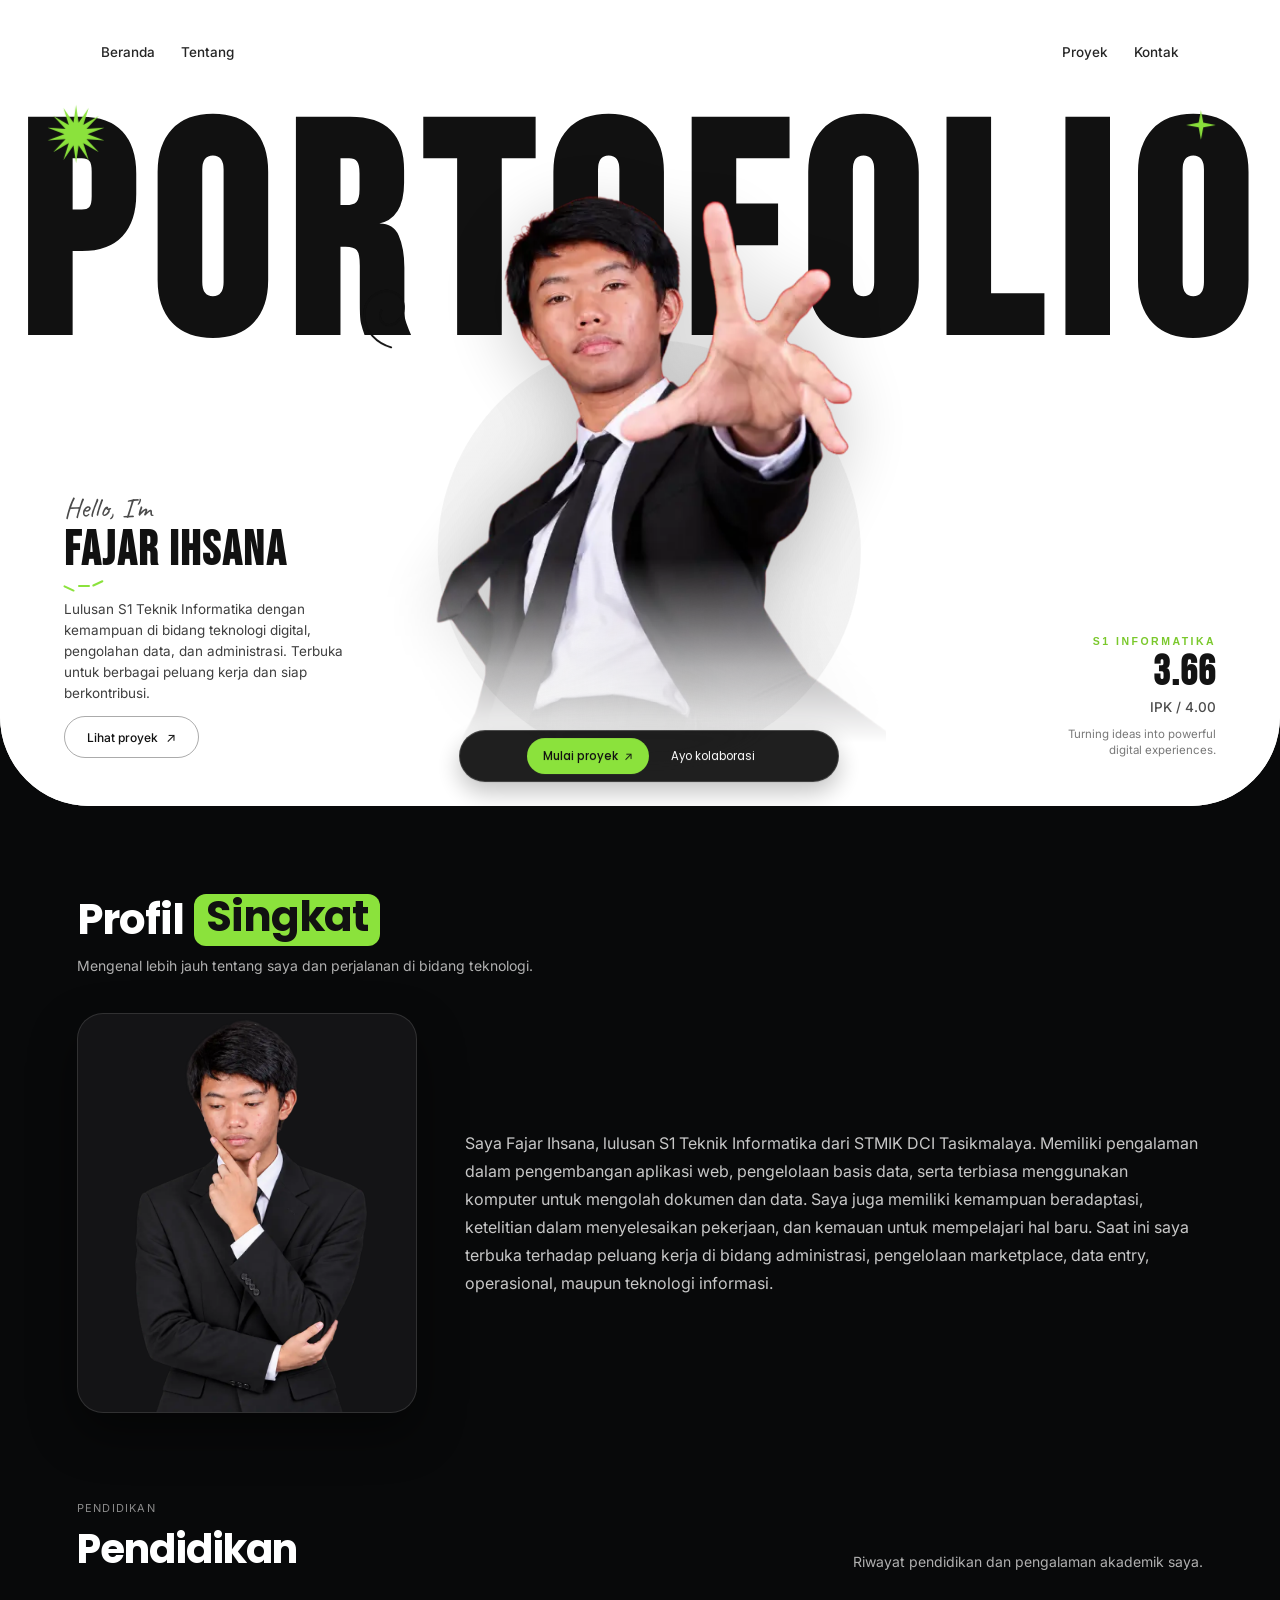
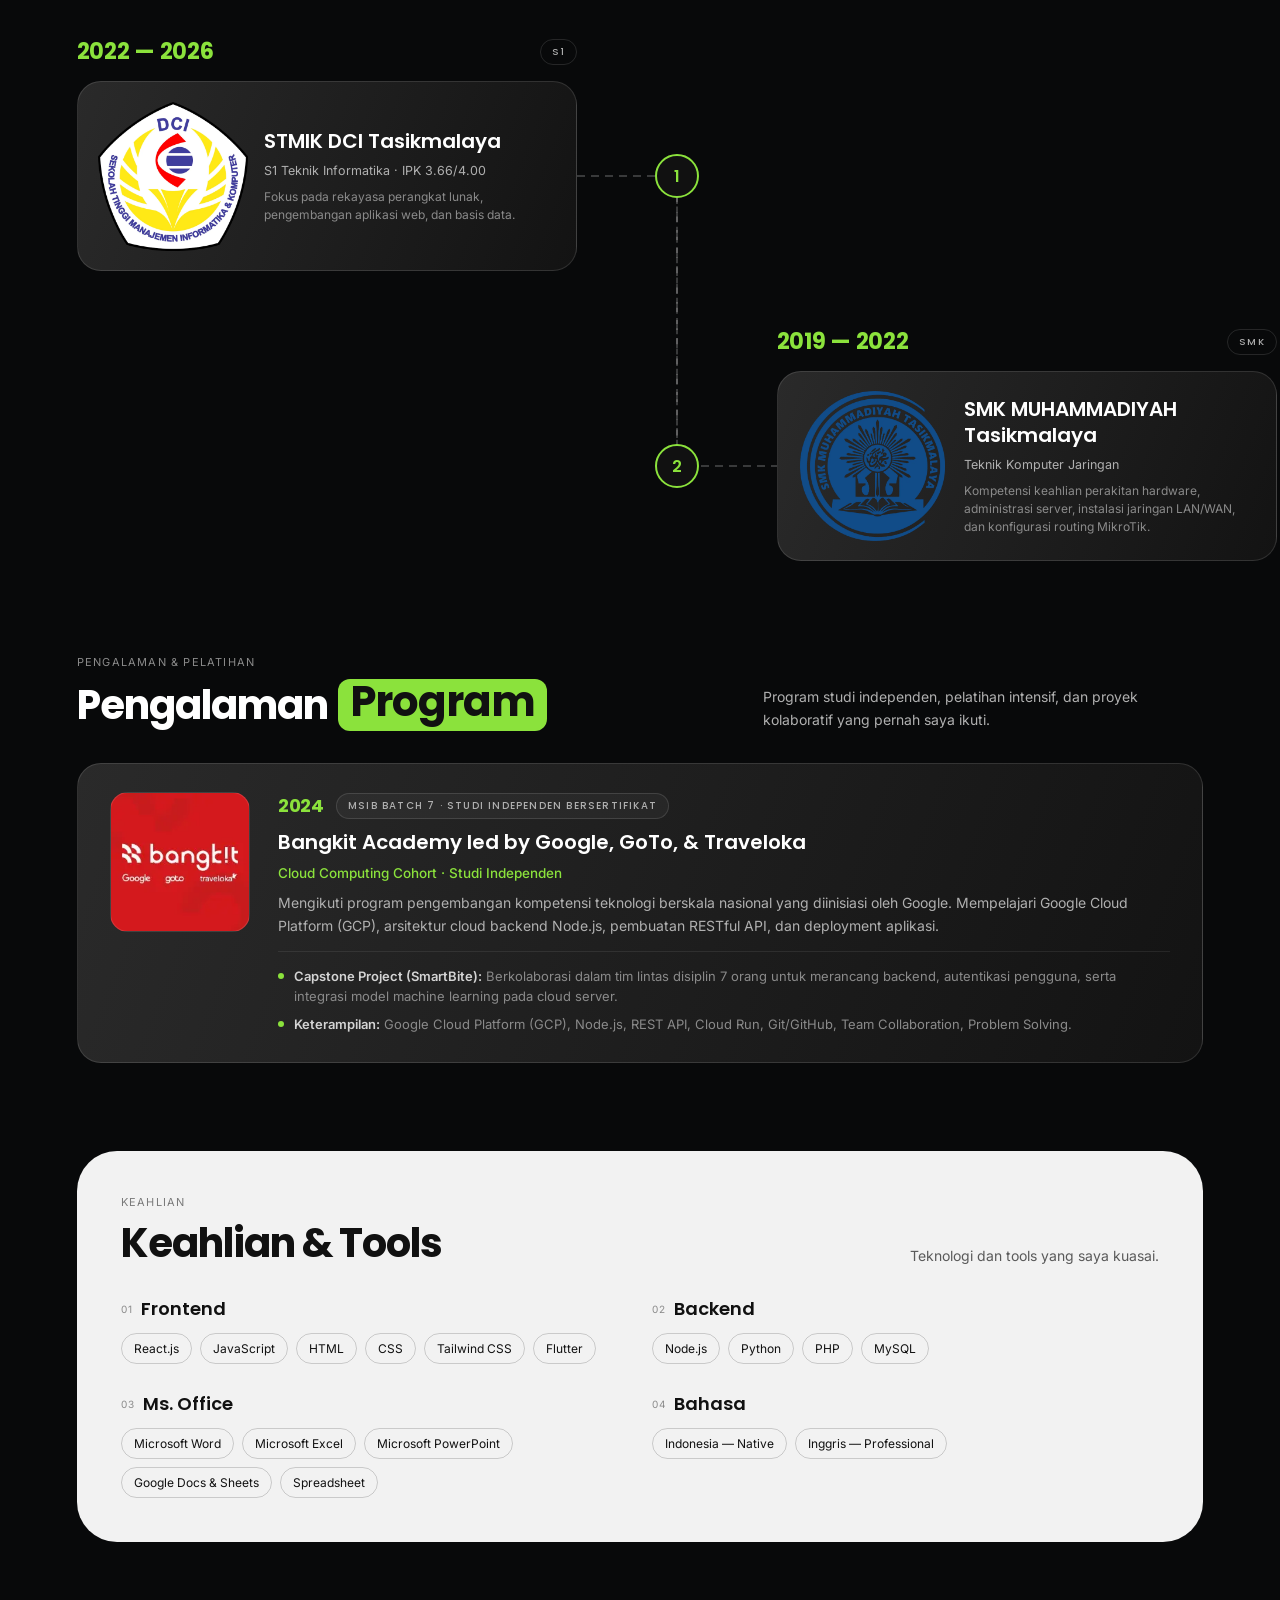
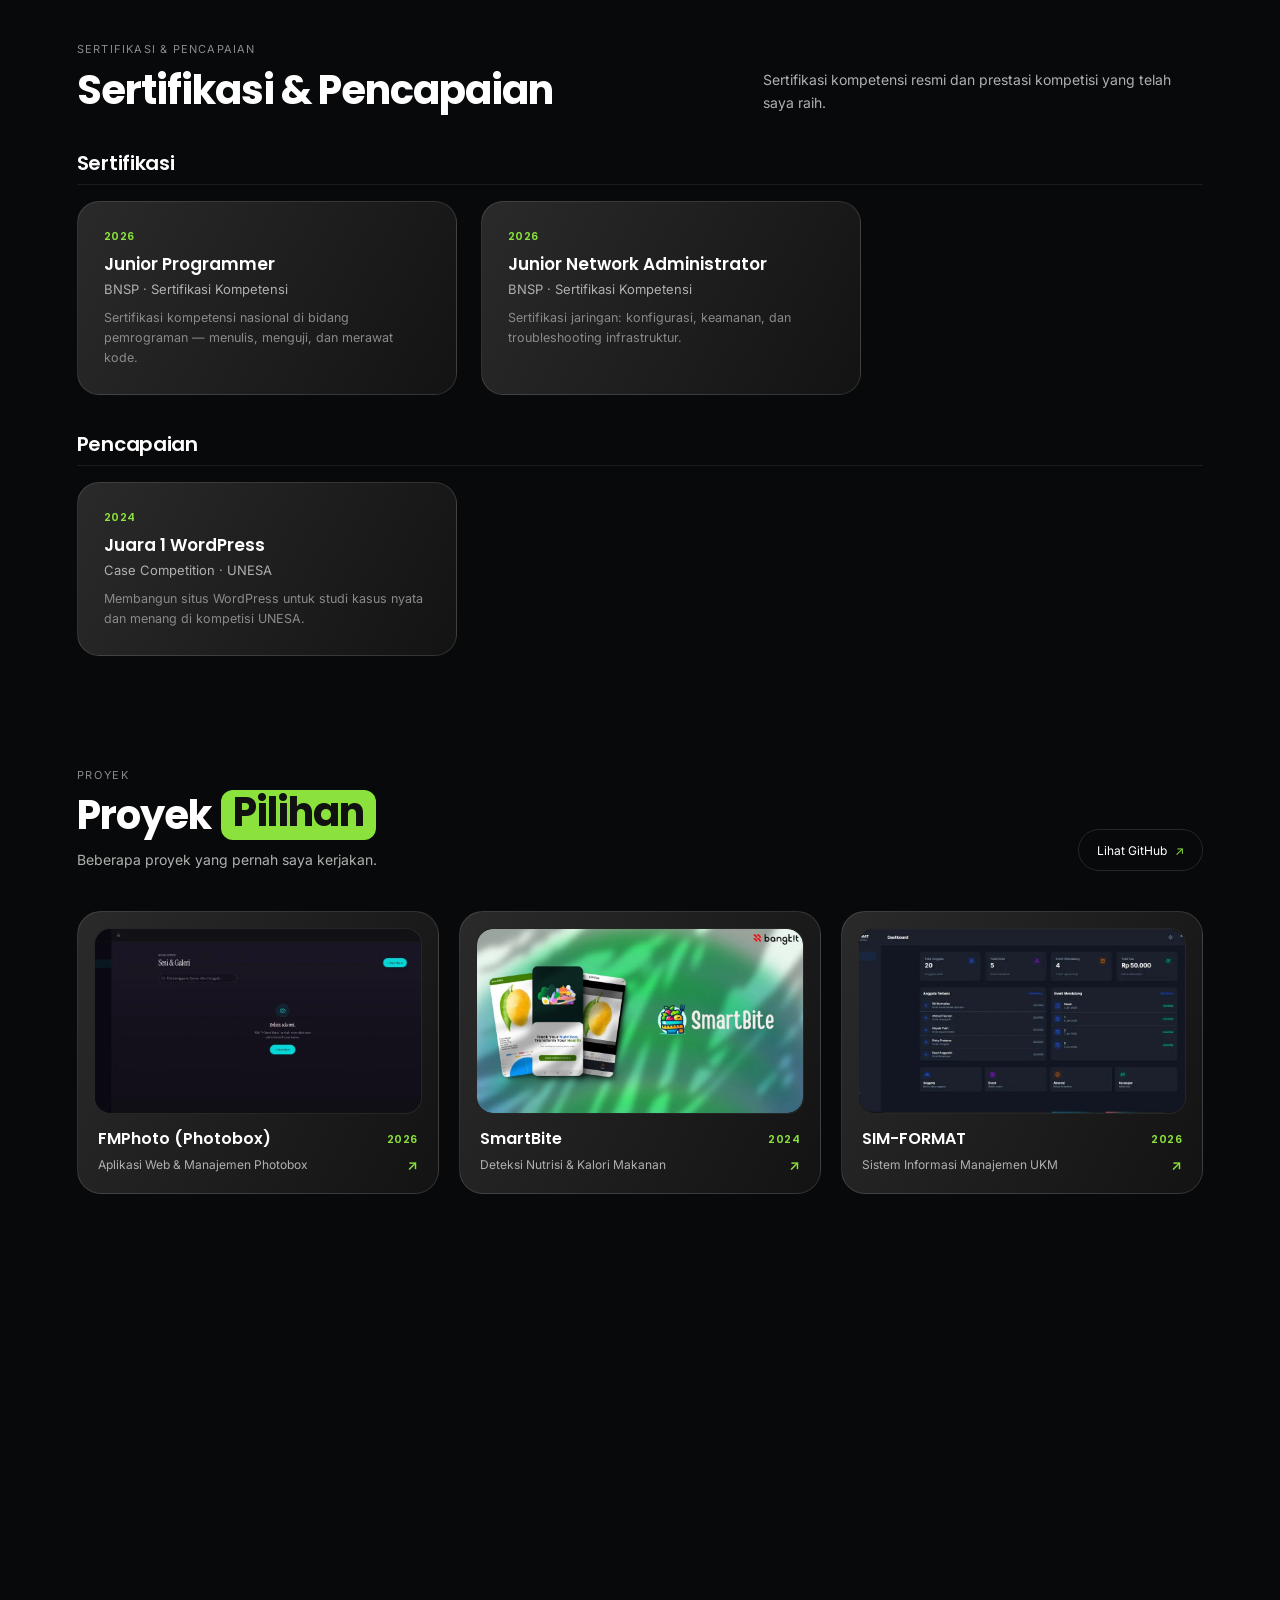
<file: index.html>
<!DOCTYPE html>
<html lang="id">
<head>
  <meta charset="UTF-8">
  <meta name="viewport" content="width=device-width, initial-scale=1.0">
  <title>Fajar Ihsana — Portofolio Web Developer &amp; IT</title>
  
  <!-- Primary Meta Tags -->
  <meta name="title" content="Fajar Ihsana — Portofolio Web Developer &amp; IT">
  <meta name="description" content="Portofolio resmi Fajar Ihsana, lulusan S1 Teknik Informatika STMIK DCI Tasikmalaya. Berpengalaman dalam pengembangan aplikasi web, administrasi, manajemen data, dan cloud computing.">
  <meta name="keywords" content="Fajar Ihsana, Portofolio, Web Developer, Teknik Informatika, STMIK DCI, Tasikmalaya, Administrasi, Cloud Computing, Bangkit Academy, Frontend, React, Node.js">
  <meta name="author" content="Fajar Ihsana">
  
  <!-- Search Engine Crawlers & Image Indexing Directives (Blok Indeks Gambar) -->
  <meta name="robots" content="index, follow">
  <meta name="googlebot" content="index, follow, noimageindex">
  <meta name="robots" content="noimageindex">

  <!-- Open Graph / WhatsApp / LinkedIn -->
  <meta property="og:type" content="website">
  <meta property="og:title" content="Fajar Ihsana — Portofolio Web Developer &amp; IT">
  <meta property="og:description" content="Portofolio resmi Fajar Ihsana, S1 Teknik Informatika STMIK DCI Tasikmalaya. Menampilkan keahlian, pengalaman Bangkit Academy, sertifikasi BNSP, dan proyek digital.">
  <meta property="og:locale" content="id_ID">
  <meta property="og:site_name" content="Portofolio Fajar Ihsana">

  <!-- Twitter Meta Tags -->
  <meta name="twitter:card" content="summary">
  <meta name="twitter:title" content="Fajar Ihsana — Portofolio Web Developer &amp; IT">
  <meta name="twitter:description" content="Portofolio resmi Fajar Ihsana, S1 Teknik Informatika STMIK DCI Tasikmalaya.">

  <!-- Favicon & Theme Color -->
  <link rel="icon" type="image/svg+xml" href="assets/images/favicon.svg">
  <meta name="theme-color" content="#08090A">

  <!-- Structured Data (JSON-LD) for Rich Google Snippets -->
  <script type="application/ld+json">
  {
    "@context": "https://schema.org",
    "@type": "Person",
    "name": "Fajar Ihsana",
    "jobTitle": "Web Developer & IT Specialist",
    "alumniOf": {
      "@type": "CollegeOrUniversity",
      "name": "STMIK DCI Tasikmalaya"
    },
    "knowsAbout": [
      "Web Development",
      "Frontend Development",
      "Cloud Computing",
      "IT Administration",
      "Database Management"
    ],
    "sameAs": [
      "https://github.com/Zynfinity",
      "https://t.me/ihsanafajar",
      "https://www.linkedin.com/in/fajar-ihsana/"
    ]
  }
  </script>
  
  <!-- Google Fonts: Bebas Neue, Caveat, Inter, Poppins -->
  <link rel="preconnect" href="https://fonts.googleapis.com">
  <link rel="preconnect" href="https://fonts.gstatic.com" crossorigin>
  <link href="https://fonts.googleapis.com/css2?family=Bebas+Neue&family=Caveat:wght@600;700&family=Inter:wght@400;500;600;700&family=Poppins:wght@400;500;600;700;800;900&display=swap" rel="stylesheet">
  
  <!-- Animate.css for lightweight CSS animations -->
  <link rel="stylesheet" href="assets/css/animate.min.css">
  <link rel="stylesheet" href="style.css">
</head>
<body>

    <!-- Preloader -->
    <div id="preloader" class="preloader" aria-hidden="true">
        <div class="preloader-content">
            <div class="preloader-track">
                <div class="preloader-bar"></div>
            </div>
        </div>
    </div>

<div class="layer-01-portfolio-1440-auto-layout">
    <!-- Navigation -->
    <nav class="nav in-hero" id="navbar">
        <div class="nav-pill">
            <div class="links-left">
                <a href="#beranda" class="work">Beranda</a>
                <a href="#tentang" class="about">Tentang</a>
            </div>
            <div class="links-right">
                <a href="#proyek" class="services">Proyek</a>
                <a href="#kontak" class="contact">Kontak</a>
            </div>
            <button class="menu-btn" id="menuBtn" aria-label="Buka menu navigasi" aria-expanded="false">
                <span class="bar-16"></span>
                <span class="bar-16"></span>
                <span class="bar-10"></span>
            </button>
        </div>

        <!-- Mobile Dropdown Menu -->
        <div class="mobile-nav-menu" id="mobileMenu">
            <a href="#beranda" class="mobile-nav-link">Beranda</a>
            <a href="#tentang" class="mobile-nav-link">Tentang</a>
            <a href="#pendidikan" class="mobile-nav-link">Pendidikan</a>
            <a href="#pengalaman" class="mobile-nav-link">Pengalaman</a>
            <a href="#keahlian" class="mobile-nav-link">Keahlian &amp; Tools</a>
            <a href="#sertifikasi" class="mobile-nav-link">Sertifikasi</a>
            <a href="#proyek" class="mobile-nav-link">Proyek</a>
            <a href="#kontak" class="mobile-nav-link">Kontak</a>
        </div>
    </nav>

    <!-- Hero -->
    <div class="hero" id="beranda">
        <div class="hero-card">
            <div class="hero-bg-text">
                <div class="hero-title-container" id="heroTitleContainer">
                    <h1 class="line1 line1-dark">PORTOFOLIO</h1>
                    <div class="hero-invert-layer" id="heroInvertLayer" aria-hidden="true">
                        <h1 class="line1 line1-light">PORTOFOLIO</h1>
                    </div>
                </div>
            </div>

            <div class="sunburst">
                <svg width="56" height="56" viewBox="0 0 56 56" fill="none" xmlns="http://www.w3.org/2000/svg">
                    <path d="M28 0L30.492 17.081L40.149 2.773L34.983 19.243L49.891 10.542L38.091 23.141L55.298 21.769L39.2 28L55.298 34.231L38.091 32.859L49.891 45.458L34.983 36.757L40.149 53.227L30.492 38.919L28 56L25.508 38.919L15.851 53.227L21.017 36.757L6.109 45.458L17.909 32.859L0.702 34.231L16.8 28L0.702 21.769L17.909 23.141L6.109 10.542L21.017 19.243L15.851 2.773L25.508 17.081Z" fill="#8BE23C"/>
                </svg>
            </div>
            <div class="sparkle-2">
                <svg width="30" height="30" viewBox="0 0 30 30" fill="none" xmlns="http://www.w3.org/2000/svg">
                    <path d="M15 0L17.333 12.667L30 15L17.333 17.333L15 30L12.667 17.333L0 15L12.667 12.667Z" fill="#8BE23C"/>
                </svg>
            </div>

            <div class="hero-middle">
                <div class="left-copy">
                    <p class="hello-tag">Hello, I'm</p>
                    <h2 class="hero-name">FAJAR IHSANA</h2>
                    <div class="doodle">
                        <div class="tick"></div>
                        <div class="tick-2"></div>
                        <div class="tick-3"></div>
                    </div>
                    <p class="copy">Lulusan S1 Teknik Informatika dengan kemampuan di bidang teknologi digital, pengolahan data, dan administrasi. Terbuka untuk berbagai peluang kerja dan siap berkontribusi.</p>
                    <a href="#proyek" class="ghost-btn" style="text-decoration: none;">
                        <p class="ghost-label">Lihat proyek</p>
                        <span class="arr-icon">↗</span>
                    </a>
                </div>

                <div class="portrait-stage">
                    <div class="backdrop-circle"></div>
                    <img src="assets/images/hero-photo.webp" alt="Fajar Ihsana" class="hero-photo-img">
                    <div class="squiggle">
                        <svg width="52" height="74" viewBox="0 0 68 90" fill="none" xmlns="http://www.w3.org/2000/svg">
                            <path transform="matrix(1 0 0 1 8 8)" d="M35.465 74C-5.911 61.965 -11.083 13.827 19.949 1.793C45.809 -7.233 61.325 19.845 45.809 37.896C32.879 52.94 14.777 40.905 22.535 25.862" fill="none" stroke="#111111" stroke-width="2.5" stroke-linecap="round"/>
                        </svg>
                    </div>
                    <div class="cta-pill">
                        <a href="#kontak" class="primary" style="text-decoration: none;">
                            <p class="t">Mulai proyek</p>
                            <p class="a">↗</p>
                        </a>
                        <a href="#kontak" class="secondary" style="text-decoration: none;">
                            <p class="t-2">Ayo kolaborasi</p>
                        </a>
                    </div>
                </div>

                <div class="rating">
                    <p class="stars">S1 INFORMATIKA</p>
                    <p class="years">3.66</p>
                    <p class="experience">IPK / 4.00</p>
                    <p class="hero-subtag">Turning ideas into powerful digital experiences.</p>
                </div>
            </div>
        </div>
    </div>

    <!-- About Section -->
    <div class="about-2" id="tentang">
        <div class="about-top">
            <div class="about-heading">
                <div class="head-row">
                    <p class="t2">Profil</p>
                    <div class="products-hl">
                        <p class="t-3">Singkat</p>
                    </div>
                </div>
                <p class="note">Mengenal lebih jauh tentang saya dan perjalanan di bidang teknologi.</p>
            </div>
        </div>

        <div class="about-main">
            <div class="about-photo-wrapper">
                <div class="about-photo-card">
                    <img src="assets/images/profile-photo.webp" alt="Fajar Ihsana — Web Developer & IT" class="about-photo-img" />
                </div>
            </div>

            <div class="about-copy">
                <p class="body">Saya Fajar Ihsana, lulusan S1 Teknik Informatika dari STMIK DCI Tasikmalaya. Memiliki pengalaman dalam pengembangan aplikasi web, pengelolaan basis data, serta terbiasa menggunakan komputer untuk mengolah dokumen dan data. Saya juga memiliki kemampuan beradaptasi, ketelitian dalam menyelesaikan pekerjaan, dan kemauan untuk mempelajari hal baru. Saat ini saya terbuka terhadap peluang kerja di bidang administrasi, pengelolaan marketplace, data entry, operasional, maupun teknologi informasi.</p>
            </div>
        </div>
    </div>

    <!-- Education Section -->
    <div class="education" id="pendidikan">
        <div class="header">
            <div class="title">
                <p class="label">PENDIDIKAN</p>
                <p class="h2">Pendidikan</p>
            </div>
            <p class="note-2">Riwayat pendidikan dan pengalaman akademik saya.</p>
        </div>
        <div class="education-cards"></div>
        <div class="timeline">
            <div class="spine"></div>
            <div class="spine-2"></div>
            <div class="spine-3"></div>
            <div class="spine-4"></div>
            <div class="spine-5"></div>
            <div class="spine-6"></div>
            <div class="spine-7"></div>
            <div class="spine-8"></div>
            <div class="spine-9"></div>
            <div class="spine-10"></div>
            <div class="spine-11"></div>
            <div class="spine-12"></div>
            <div class="spine-13"></div>
            <div class="spine-14"></div>
            <div class="spine-15"></div>
            <div class="spine-16"></div>
            <div class="spine-17"></div>
            <div class="node-1">
                <p class="n">1</p>
            </div>
            <div class="connector"></div>
            <div class="connector-2"></div>
            <div class="connector-3"></div>
            <div class="connector-4"></div>
            <div class="connector-5"></div>
            <div class="connector-6"></div>
            <div class="block-s1">
                <div class="year-row">
                    <p class="years-2">2022 — 2026</p>
                    <div class="level">
                        <p class="t-4">S1</p>
                    </div>
                </div>
                <div class="card-s1">
                    <div class="foto-s1">
                        <div class="image"></div>
                    </div>
                    <div class="body-3">
                        <p class="school">STMIK DCI Tasikmalaya</p>
                        <p class="major">S1 Teknik Informatika · IPK 3.66/4.00</p>
                        <p class="desc">Fokus pada rekayasa perangkat lunak, pengembangan aplikasi web, dan basis data.</p>
                    </div>
                </div>
            </div>

            <div class="node-2">
                <p class="n-2">2</p>
            </div>
            <div class="connector-7"></div>
            <div class="connector-8"></div>
            <div class="connector-9"></div>
            <div class="connector-10"></div>
            <div class="connector-11"></div>
            <div class="connector-12"></div>
            <div class="block-smk">
                <div class="year-row-3">
                    <p class="years-smk">2019 — 2022</p>
                    <div class="level-3">
                        <p class="t-smk">SMK</p>
                    </div>
                </div>
                <div class="card-smk">
                    <div class="foto-smk">
                        <div class="image-2"></div>
                    </div>
                    <div class="body-smk">
                        <p class="school-3">SMK MUHAMMADIYAH Tasikmalaya</p>
                        <p class="major-3">Teknik Komputer Jaringan</p>
                        <p class="desc-smk">Kompetensi keahlian perakitan hardware, administrasi server, instalasi jaringan LAN/WAN, dan konfigurasi routing MikroTik.</p>
                    </div>
                </div>
            </div>
        </div>
    </div>

    <!-- Experience / Professional Training Section -->
    <div class="experience-section" id="pengalaman">
        <div class="header">
            <div class="title">
                <p class="label">PENGALAMAN &amp; PELATIHAN</p>
                <div class="head-row">
                    <p class="h2">Pengalaman</p>
                    <div class="products-hl">
                        <p class="t-3">Program</p>
                    </div>
                </div>
            </div>
            <p class="note-2">Program studi independen, pelatihan intensif, dan proyek kolaboratif yang pernah saya ikuti.</p>
        </div>

        <div class="experience-list">
            <div class="exp-card">
                <div class="exp-photo"></div>
                <div class="exp-content">
                    <div class="exp-badge-row">
                        <span class="exp-year">2024</span>
                        <span class="exp-tag">MSIB BATCH 7 · STUDI INDEPENDEN BERSERTIFIKAT</span>
                    </div>
                    <h3 class="exp-title">Bangkit Academy led by Google, GoTo, &amp; Traveloka</h3>
                    <p class="exp-role">Cloud Computing Cohort · Studi Independen</p>
                    <p class="exp-desc">
                        Mengikuti program pengembangan kompetensi teknologi berskala nasional yang diinisiasi oleh Google. Mempelajari Google Cloud Platform (GCP), arsitektur cloud backend Node.js, pembuatan RESTful API, dan deployment aplikasi.
                    </p>
                    <div class="exp-highlights">
                        <div class="exp-highlight-item">
                            <span class="exp-hl-dot"></span>
                            <p><strong>Capstone Project (SmartBite):</strong> Berkolaborasi dalam tim lintas disiplin 7 orang untuk merancang backend, autentikasi pengguna, serta integrasi model machine learning pada cloud server.</p>
                        </div>
                        <div class="exp-highlight-item">
                            <span class="exp-hl-dot"></span>
                            <p><strong>Keterampilan:</strong> Google Cloud Platform (GCP), Node.js, REST API, Cloud Run, Git/GitHub, Team Collaboration, Problem Solving.</p>
                        </div>
                    </div>
                </div>
            </div>
        </div>
    </div>

    <!-- Skills Section -->
    <div class="skills" id="keahlian">
        <div class="skills-card">
            <div class="header-2">
                <div class="title-2">
                    <p class="label-2">KEAHLIAN</p>
                    <p class="h2-2">Keahlian &amp; Tools</p>
                </div>
                <p class="note-3">Teknologi dan tools yang saya kuasai.</p>
            </div>
            <div class="grid">
                <div class="row-0">
                    <div class="group-soft-skill">
                        <div class="title-3">
                            <p class="n-3">01</p>
                            <p class="t-6">Frontend</p>
                        </div>
                        <div class="chips">
                            <div class="chip"><p class="t-7">React.js</p></div>
                            <div class="chip-2"><p class="t-8">JavaScript</p></div>
                            <div class="chip-3"><p class="t-9">HTML</p></div>
                            <div class="chip-4"><p class="t-10">CSS</p></div>
                            <div class="chip-5"><p class="t-11">Tailwind CSS</p></div>
                            <div class="chip-6"><p class="t-12">Flutter</p></div>
                        </div>
                    </div>
                    <div class="group-hard-skill">
                        <div class="title-4">
                            <p class="n-4">02</p>
                            <p class="t-13">Backend</p>
                        </div>
                        <div class="chips-2">
                            <div class="chip-7"><p class="t-14">Node.js</p></div>
                            <div class="chip-10"><p class="t-17">Python</p></div>
                            <div class="chip-11"><p class="t-18">PHP</p></div>
                            <div class="chip-12"><p class="t-19">MySQL</p></div>
                        </div>
                    </div>
                </div>
                <div class="row-1">
                    <div class="group-software">
                        <div class="title-5">
                            <p class="n-5">03</p>
                            <p class="t-20">Ms. Office</p>
                        </div>
                        <div class="chips-3">
                            <div class="chip-13"><p class="t-21">Microsoft Word</p></div>
                            <div class="chip-14"><p class="t-22">Microsoft Excel</p></div>
                            <div class="chip-15"><p class="t-23">Microsoft PowerPoint</p></div>
                            <div class="chip-17"><p class="t-25">Google Docs &amp; Sheets</p></div>
                            <div class="chip-18"><p class="t-26">Spreadsheet</p></div>
                        </div>
                    </div>
                    <div class="group-bahasa">
                        <div class="title-6">
                            <p class="n-6">04</p>
                            <p class="t-27">Bahasa</p>
                        </div>
                        <div class="chips-4">
                            <div class="chip-19"><p class="t-28">Indonesia — Native</p></div>
                            <div class="chip-20"><p class="t-29">Inggris — Professional</p></div>
                        </div>
                    </div>
                </div>
            </div>
        </div>
    </div>

    <!-- Organization / Certifications Section -->
    <div class="organization" id="sertifikasi">
        <div class="header-3">
            <div class="title-7">
                <p class="label-3">SERTIFIKASI &amp; PENCAPAIAN</p>
                <p class="h2-3">Sertifikasi &amp; Pencapaian</p>
            </div>
            <p class="note-4">Sertifikasi kompetensi resmi dan prestasi kompetisi yang telah saya raih.</p>
        </div>

        <div class="cert-groups">
            <!-- Sub-section 1: Sertifikasi -->
            <div class="cert-group">
                <div class="cert-subhead">
                    <h3 class="cert-subhead-title">Sertifikasi</h3>
                </div>
                <div class="cert-cards-row">
                    <div class="org-ketua-himpunan">
                        <p class="years-4">2026</p>
                        <p class="role">Junior Programmer</p>
                        <p class="org">BNSP · Sertifikasi Kompetensi</p>
                        <p class="desc-3">Sertifikasi kompetensi nasional di bidang pemrograman — menulis, menguji, dan merawat kode.</p>
                    </div>
                    <div class="org-volunteer-lead">
                        <p class="years-5">2026</p>
                        <p class="role-2">Junior Network Administrator</p>
                        <p class="org-2">BNSP · Sertifikasi Kompetensi</p>
                        <p class="desc-4">Sertifikasi jaringan: konfigurasi, keamanan, dan troubleshooting infrastruktur.</p>
                    </div>
                </div>
            </div>

            <!-- Sub-section 2: Pencapaian -->
            <div class="cert-group">
                <div class="cert-subhead">
                    <h3 class="cert-subhead-title">Pencapaian</h3>
                </div>
                <div class="cert-cards-row">
                    <div class="org-mentor-ui-ux">
                        <p class="years-6">2024</p>
                        <p class="role-3">Juara 1 WordPress</p>
                        <p class="org-3">Case Competition · UNESA</p>
                        <p class="desc-5">Membangun situs WordPress untuk studi kasus nyata dan menang di kompetisi UNESA.</p>
                    </div>
                </div>
            </div>
        </div>
    </div>

    <!-- Project Section -->
    <div class="project" id="proyek">
        <div class="work-header">
            <div class="work-title">
                <p class="eyebrow">PROYEK</p>
                <div class="head-row-2">
                    <p class="h1-2">Proyek</p>
                    <div class="hl">
                        <p class="t-30">Pilihan</p>
                    </div>
                </div>
                <p class="note-5">Beberapa proyek yang pernah saya kerjakan.</p>
            </div>
            <a href="https://github.com/Zynfinity" target="_blank" rel="noopener noreferrer" class="view-all" style="text-decoration:none;">
                <p class="t-31">Lihat GitHub</p>
                <p class="a-2">↗</p>
            </a>
        </div>
        <div class="work-grid">
            <a href="https://github.com/Zynfinity/photobox" target="_blank" rel="noopener noreferrer" class="card-skylearn" style="text-decoration:none;">
                <div class="thumb">
                    <img src="assets/images/project-1.webp" alt="FMPhoto - Photobox" class="project-img">
                </div>
                <div class="meta-2">
                    <div class="top">
                        <p class="name">FMPhoto (Photobox)</p>
                        <p class="year">2026</p>
                    </div>
                    <div class="bot">
                        <p class="role-4">Aplikasi Web &amp; Manajemen Photobox</p>
                        <p class="arr">↗</p>
                    </div>
                </div>
            </a>
            <a href="https://github.com/AnamSadat/SmartBite" target="_blank" rel="noopener noreferrer" class="card-lintas-pay" style="text-decoration:none;">
                <div class="thumb-2">
                    <img src="assets/images/project-2.webp" alt="SmartBite" class="project-img">
                </div>
                <div class="meta-3">
                    <div class="top-2">
                        <p class="name-2">SmartBite</p>
                        <p class="year-2">2024</p>
                    </div>
                    <div class="bot-2">
                        <p class="role-5">Deteksi Nutrisi &amp; Kalori Makanan</p>
                        <p class="arr-2">↗</p>
                    </div>
                </div>
            </a>
            <a href="https://github.com/Zynfinity/SIM-FORMAT" target="_blank" rel="noopener noreferrer" class="card-ruang-baca" style="text-decoration:none;">
                <div class="thumb-3">
                    <img src="assets/images/project-3.webp" alt="SIM-FORMAT" class="project-img">
                </div>
                <div class="meta-4">
                    <div class="top-3">
                        <p class="name-3">SIM-FORMAT</p>
                        <p class="year-3">2026</p>
                    </div>
                    <div class="bot-3">
                        <p class="role-6">Sistem Informasi Manajemen UKM</p>
                        <p class="arr-3">↗</p>
                    </div>
                </div>
            </a>
        </div>
    </div>

    <!-- Contact Section -->
    <div class="contact-2" id="kontak">
        <div class="contact-card">
            <div class="contact-copy">
                <p class="eyebrow-2">AYO BEKERJA SAMA</p>
                <div class="head-row-3">
                    <p class="h1-3">Hubungi</p>
                    <div class="hl-2">
                        <p class="t-32">Saya</p>
                    </div>
                </div>
                <p class="note-6">Terbuka untuk peluang kerja, proyek, dan kolaborasi.</p>
                <p class="body-5">Silakan hubungi saya melalui salah satu kontak berikut — saya akan merespons secepat mungkin.</p>
                
                <div class="contact-channels">
                    <!-- Email (Featured / Full Width) -->
                    <a href="mailto:fajarihsana15@gmail.com" class="channel-card channel-card-full">
                        <div class="channel-icon">
                            <svg width="20" height="20" viewBox="0 0 24 24" fill="none" stroke="#8BE23C" stroke-width="2" stroke-linecap="round" stroke-linejoin="round">
                                <rect width="20" height="16" x="2" y="4" rx="2"/>
                                <path d="m22 7-8.97 5.7a1.94 1.94 0 0 1-2.06 0L2 7"/>
                            </svg>
                        </div>
                        <div class="channel-meta">
                            <span class="channel-title">Email</span>
                            <span class="channel-desc">fajarihsana15@gmail.com</span>
                        </div>
                        <span class="channel-arrow">↗</span>
                    </a>

                    <!-- LinkedIn -->
                    <a href="https://www.linkedin.com/in/fajar-ihsana/" target="_blank" rel="noopener noreferrer" class="channel-card">
                        <div class="channel-icon">
                            <svg width="20" height="20" viewBox="0 0 24 24" fill="none" stroke="#8BE23C" stroke-width="2" stroke-linecap="round" stroke-linejoin="round">
                                <path d="M16 8a6 6 0 0 1 6 6v7h-4v-7a2 2 0 0 0-2-2 2 2 0 0 0-2 2v7h-4v-7a6 6 0 0 1 6-6z"/>
                                <rect width="4" height="12" x="2" y="9"/>
                                <circle cx="4" cy="4" r="2"/>
                            </svg>
                        </div>
                        <div class="channel-meta">
                            <span class="channel-title">LinkedIn</span>
                            <span class="channel-desc">linkedin.com/in/fajar-ihsana</span>
                        </div>
                        <span class="channel-arrow">↗</span>
                    </a>

                    <!-- WhatsApp -->
                    <a href="https://wa.me/6289506883380" target="_blank" rel="noopener noreferrer" class="channel-card">
                        <div class="channel-icon">
                            <svg width="20" height="20" viewBox="0 0 24 24" fill="none" stroke="#8BE23C" stroke-width="2" stroke-linecap="round" stroke-linejoin="round">
                                <path d="M21 11.5a8.38 8.38 0 0 1-.9 3.8 8.5 8.5 0 0 1-7.6 4.7 8.38 8.38 0 0 1-3.8-.9L3 21l1.9-5.7a8.38 8.38 0 0 1-.9-3.8 8.5 8.5 0 0 1 4.7-7.6 8.38 8.38 0 0 1 3.8-.9h.5a8.48 8.48 0 0 1 8 8v.5z"/>
                            </svg>
                        </div>
                        <div class="channel-meta">
                            <span class="channel-title">WhatsApp</span>
                            <span class="channel-desc">0895-0688-3380</span>
                        </div>
                        <span class="channel-arrow">↗</span>
                    </a>

                    <!-- Telegram -->
                    <a href="https://t.me/ihsanafajar" target="_blank" rel="noopener noreferrer" class="channel-card">
                        <div class="channel-icon">
                            <svg width="20" height="20" viewBox="0 0 24 24" fill="none" stroke="#8BE23C" stroke-width="2" stroke-linecap="round" stroke-linejoin="round">
                                <path d="M21.5 2 2 11.5l6.5 2.5 2 6 3.5-3.5 5 4 2.5-18.5z"/>
                            </svg>
                        </div>
                        <div class="channel-meta">
                            <span class="channel-title">Telegram</span>
                            <span class="channel-desc">@ihsanafajar</span>
                        </div>
                        <span class="channel-arrow">↗</span>
                    </a>

                    <!-- GitHub -->
                    <a href="https://github.com/Zynfinity" target="_blank" rel="noopener noreferrer" class="channel-card">
                        <div class="channel-icon">
                            <svg width="20" height="20" viewBox="0 0 24 24" fill="none" stroke="#8BE23C" stroke-width="2" stroke-linecap="round" stroke-linejoin="round">
                                <path d="M15 22v-4a4.8 4.8 0 0 0-1-3.5c3 0 6-2 6-5.5.08-1.25-.27-2.48-1-3.5.28-1.15.28-2.35 0-3.5 0 0-1 0-3 1.5-2.64-.5-5.36-.5-8 0C6 2 5 2 5 2c-.3 1.15-.3 2.35 0 3.5A5.403 5.403 0 0 0 4 9c0 3.5 3 5.5 6 5.5-.39.49-.68 1.05-.85 1.65-.17.6-.22 1.23-.15 1.85v4"/>
                                <path d="M9 18c-4.51 2-5-2-7-2"/>
                            </svg>
                        </div>
                        <div class="channel-meta">
                            <span class="channel-title">GitHub</span>
                            <span class="channel-desc">github.com/Zynfinity</span>
                        </div>
                        <span class="channel-arrow">↗</span>
                    </a>
                </div>
            </div>
            <div class="contact-portrait">
                <img src="assets/images/contact-portrait.webp" alt="Fajar Ihsana" class="contact-img" />
                <div class="sp">
                    <svg width="30" height="30" viewBox="0 0 30 30" fill="none" xmlns="http://www.w3.org/2000/svg">
                        <path d="M15 0L18.288 11.712L30 15L18.288 18.288L15 30L11.712 18.288L0 15L11.712 11.712L15 0Z" fill="#8BE23C"/>
                    </svg>
                </div>
            </div>
        </div>
    </div>

    <!-- Footer -->
    <div class="footer">
        <div class="footer-block">
            <div class="footer-top">
                <div class="footer-brand">
                    <div class="mark">
                        <p class="wm">FAJAR</p>
                    </div>
                    <p class="tag">Teknologi digital, administrasi &amp; web development. Tasikmalaya, Indonesia.</p>
                </div>
                <div class="col-pages">
                    <p class="label-4">HALAMAN</p>
                    <a href="#beranda" class="item-work" style="text-decoration:none;">Beranda</a>
                    <a href="#tentang" class="item-about" style="text-decoration:none;">Tentang</a>
                    <a href="#proyek" class="item-services" style="text-decoration:none;">Proyek</a>
                    <a href="#kontak" class="item-contact" style="text-decoration:none;">Kontak</a>
                </div>
                <div class="col-elsewhere">
                    <p class="label-5">KONTAK</p>
                    <a href="mailto:fajarihsana15@gmail.com" class="item-read-cv" style="text-decoration:none;">Email</a>
                    <a href="https://www.linkedin.com/in/fajar-ihsana/" target="_blank" rel="noopener noreferrer" class="item-linkedin" style="text-decoration:none;">LinkedIn</a>
                    <a href="https://wa.me/6289506883380" target="_blank" rel="noopener noreferrer" class="item-linkedin" style="text-decoration:none;">WhatsApp</a>
                    <a href="https://t.me/ihsanafajar" target="_blank" rel="noopener noreferrer" class="item-linkedin" style="text-decoration:none;">Telegram</a>
                    <a href="https://github.com/Zynfinity" target="_blank" rel="noopener noreferrer" class="item-dribbble" style="text-decoration:none;">GitHub</a>
                </div>
                <div class="col-notes">
                    <p class="label-6">JELAJAHI</p>
                    <a href="#pengalaman" class="item-case-studies" style="text-decoration:none;">Pengalaman</a>
                    <a href="#sertifikasi" class="item-process" style="text-decoration:none;">Sertifikasi</a>
                    <a href="#pendidikan" class="item-writing" style="text-decoration:none;">Pendidikan</a>
                </div>
            </div>
            <div class="divider"></div>
            <div class="footer-bottom">
                <p class="copy-2">© 2026 Fajar Ihsana</p>
                <div class="socials">
                    <a href="mailto:fajarihsana15@gmail.com" class="s-instagram" style="text-decoration:none;">Email</a>
                    <a href="https://www.linkedin.com/in/fajar-ihsana/" target="_blank" rel="noopener noreferrer" class="s-linkedin" style="text-decoration:none;">LinkedIn</a>
                    <a href="https://wa.me/6289506883380" target="_blank" rel="noopener noreferrer" class="s-linkedin" style="text-decoration:none;">WhatsApp</a>
                    <a href="https://t.me/ihsanafajar" target="_blank" rel="noopener noreferrer" class="s-linkedin" style="text-decoration:none;">Telegram</a>
                    <a href="https://github.com/Zynfinity" target="_blank" rel="noopener noreferrer" class="s-dribbble" style="text-decoration:none;">GitHub</a>
                </div>
            </div>
        </div>
    </div>
</div>

<!-- Scroll to Top Button -->
<button id="scrollToTopBtn" class="scroll-to-top" aria-label="Kembali ke atas" title="Kembali ke atas">
    <svg width="20" height="20" viewBox="0 0 24 24" fill="none" stroke="currentColor" stroke-width="2.5" stroke-linecap="round" stroke-linejoin="round">
        <polyline points="18 15 12 9 6 15"></polyline>
    </svg>
</button>

<!-- GSAP & ScrollTrigger for Silky-Smooth Animations -->
<script src="assets/js/gsap.min.js"></script>
<script src="assets/js/ScrollTrigger.min.js"></script>
<script src="script.js"></script>
</body>
</html>
</file>
<file: style.css>
* {
  box-sizing: border-box;
  margin: 0;
  padding: 0;
}

html {
  scroll-behavior: smooth;
  scrollbar-width: thin;
  scrollbar-color: #2F2F35 #090909;
}

/* Scrollbar */
::-webkit-scrollbar {
  width: 9px;
  height: 9px;
}

::-webkit-scrollbar-track {
  background: #090909;
}

::-webkit-scrollbar-thumb {
  background: #28282E;
  border-radius: 999px;
  border: 2px solid #090909;
  transition: background 0.2s ease;
}

::-webkit-scrollbar-thumb:hover {
  background: #8BE23C;
}

::-webkit-scrollbar-thumb:active {
  background: #76c72e;
}

::-webkit-scrollbar-corner {
  background: #090909;
}

html {
  scroll-behavior: smooth;
  overflow-x: clip;
}

#beranda, #tentang, #pendidikan, #pengalaman, #keahlian, #sertifikasi, #proyek, #kontak {
  scroll-margin-top: clamp(60px, 8vw, 90px);
}

body {
  margin: 0;
  padding: 0;
  width: 100%;
  min-height: 100vh;
  background-color: #08090A;
  font-family: "Inter", sans-serif;
}

/* Preloader */
.preloader {
  position: fixed;
  inset: 0;
  width: 100%;
  height: 100%;
  background: #08090A;
  z-index: 99999;
  display: flex;
  align-items: center;
  justify-content: center;
}
.preloader.loaded {
  opacity: 0;
  visibility: hidden;
  pointer-events: none;
  transition: opacity 0.6s cubic-bezier(0.22, 1, 0.36, 1), visibility 0.6s ease;
}
.preloader-content {
  display: flex;
  flex-direction: column;
  align-items: center;
  gap: 18px;
}
.preloader-title {
  color: #FFFFFF;
  font-family: "Poppins", sans-serif;
  font-size: 24px;
  font-weight: 800;
  letter-spacing: 5px;
  text-transform: uppercase;
  animation: preloaderPulse 1.6s ease-in-out infinite alternate;
}
.preloader-track {
  width: 120px;
  height: 3px;
  background: rgba(255, 255, 255, 0.1);
  border-radius: 999px;
  overflow: hidden;
  position: relative;
}
.preloader-bar {
  position: absolute;
  top: 0;
  left: 0;
  height: 100%;
  width: 100%;
  background: #8BE23C;
  border-radius: 999px;
  animation: preloaderSlide 1.4s cubic-bezier(0.65, 0, 0.35, 1) infinite;
  transform-origin: left center;
}
@keyframes preloaderSlide {
  0% {
    transform: scaleX(0);
    transform-origin: left center;
  }
  49% {
    transform: scaleX(1);
    transform-origin: left center;
  }
  51% {
    transform: scaleX(1);
    transform-origin: right center;
  }
  100% {
    transform: scaleX(0);
    transform-origin: right center;
  }
}
@keyframes preloaderPulse {
  0% {
    opacity: 0.6;
  }
  100% {
    opacity: 1;
  }
}

.layer-01-portfolio-1440-auto-layout {
  position: relative;
  width: 100%;
  min-height: 100vh;
  display: flex;
  flex-direction: column;
  gap: 0px;
  padding: 0px;
  justify-content: flex-start;
  align-items: center;
  background-color: #08090A;
}

/* ========================================================
   Animate.css Customizations & Hardware Acceleration
   ======================================================== */
:root {
  --animate-duration: 0.95s;
  --animate-delay: 0.1s;
}

.animate__animated {
  -webkit-animation-fill-mode: both !important;
  animation-fill-mode: both !important;
  animation-timing-function: cubic-bezier(0.22, 1, 0.36, 1) !important;
  will-change: transform, opacity;
}

.will-animate {
  opacity: 0;
  will-change: transform, opacity;
}

@keyframes fadeInUpCustom {
  from {
    opacity: 0;
    transform: translate3d(0, 20px, 0);
  }
  to {
    opacity: 1;
    transform: translate3d(0, 0, 0);
  }
}

@keyframes fadeInDownCustom {
  from {
    opacity: 0;
    transform: translate3d(0, -18px, 0);
  }
  to {
    opacity: 1;
    transform: translate3d(0, 0, 0);
  }
}

@keyframes fadeInLeftCustom {
  from {
    opacity: 0;
    transform: translate3d(-20px, 0, 0);
  }
  to {
    opacity: 1;
    transform: translate3d(0, 0, 0);
  }
}

@keyframes fadeInRightCustom {
  from {
    opacity: 0;
    transform: translate3d(20px, 0, 0);
  }
  to {
    opacity: 1;
    transform: translate3d(0, 0, 0);
  }
}

.animate__fadeInUp {
  animation-name: fadeInUpCustom !important;
}

.animate__fadeInDown {
  animation-name: fadeInDownCustom !important;
}

.animate__fadeInLeft {
  animation-name: fadeInLeftCustom !important;
}

.animate__fadeInRight {
  animation-name: fadeInRightCustom !important;
}

.hero, .about-2, .education, .experience-section, .skills, .organization, .project, .contact-2, .footer {
  position: relative;
  z-index: 1;
}

/* Navigation */
.nav {
  position: fixed;
  top: 0;
  left: 0;
  width: 100%;
  display: flex;
  flex-direction: row;
  gap: 0px;
  justify-content: center;
  align-items: center;
  z-index: 1000;
  transition: background 0.35s ease, padding 0.3s ease, box-shadow 0.35s ease, border-color 0.35s ease;
}

/* Navbar in hero */
.nav.in-hero {
  background: rgba(255, 255, 255, 0.78);
  backdrop-filter: blur(16px);
  -webkit-backdrop-filter: blur(16px);
  padding: 20px clamp(24px, 6vw, 120px) 12px;
  border-bottom: none;
  box-shadow: none;
}
.nav.in-hero .nav-pill {
  background: transparent;
  border: none;
  box-shadow: none;
}
.nav.in-hero .work,
.nav.in-hero .about,
.nav.in-hero .services,
.nav.in-hero .contact {
  color: #262626;
  font-weight: 500;
  font-size: 13.5px;
}
.nav.in-hero .work:hover,
.nav.in-hero .about:hover,
.nav.in-hero .services:hover,
.nav.in-hero .contact:hover {
  color: #000000;
}
.nav.in-hero .wordmark {
  color: #111111;
  font-weight: 800;
  letter-spacing: 2px;
}
.nav.in-hero .menu-btn .bar-16,
.nav.in-hero .menu-btn .bar-10 {
  background-color: #111111;
}
.nav.in-hero .mobile-nav-menu {
  background: rgba(255, 255, 255, 0.98);
  border: 1px solid rgba(0, 0, 0, 0.08);
  box-shadow: 0 16px 40px rgba(0, 0, 0, 0.12);
}
.nav.in-hero .mobile-nav-link {
  color: #2D2D2D;
}
.nav.in-hero .mobile-nav-link:hover,
.nav.in-hero .mobile-nav-link:active {
  background: rgba(139, 226, 60, 0.2);
  color: #1a4f00;
}

/* Navbar scrolled past hero */
.nav.scrolled-dark {
  background: rgba(10, 10, 10, 0.85);
  backdrop-filter: blur(16px);
  -webkit-backdrop-filter: blur(16px);
  padding: 12px clamp(24px, 6vw, 120px);
  border-bottom: none;
  box-shadow: none;
}
.nav.scrolled-dark .nav-pill {
  background: transparent;
  border: none;
  box-shadow: none;
}
.nav.scrolled-dark .work,
.nav.scrolled-dark .about,
.nav.scrolled-dark .services,
.nav.scrolled-dark .contact {
  color: #D6D6D6;
}
.nav.scrolled-dark .work:hover,
.nav.scrolled-dark .about:hover,
.nav.scrolled-dark .services:hover,
.nav.scrolled-dark .contact:hover {
  color: #FFFFFF;
}
.nav.scrolled-dark .wordmark {
  color: #FFFFFF;
}
.nav.scrolled-dark .menu-btn .bar-16,
.nav.scrolled-dark .menu-btn .bar-10 {
  background-color: #FFFFFF;
}
.nav.scrolled-dark .mobile-nav-menu {
  background: rgba(18, 18, 18, 0.97);
  border: 1px solid rgba(255, 255, 255, 0.14);
}
.nav.scrolled-dark .mobile-nav-link {
  color: #D6D6D6;
}
.nav-pill {
  width: 100%;
  max-width: 1200px;
  height: 64px;
  display: flex;
  flex-direction: row;
  gap: 0px;
  padding: 12px 24px;
  justify-content: space-between;
  align-items: center;
  background: transparent;
  border: none;
  box-shadow: none;
  transition: all 0.35s ease;
}
.links-left {
  display: flex;
  flex-direction: row;
  gap: 26px;
  justify-content: flex-start;
  align-items: center;
}
.work, .about, .services, .contact {
  color: #D6D6D6;
  font-family: "Inter", sans-serif;
  font-size: 13px;
  font-weight: 400;
  cursor: pointer;
  transition: color 0.15s ease;
  text-decoration: none;
}
.work:hover, .about:hover, .services:hover, .contact:hover {
  color: #FFFFFF;
}
.brand {
  display: flex;
  flex-direction: row;
  gap: 8px;
  justify-content: flex-start;
  align-items: center;
}
.sparkle {
  width: 15px;
  height: 15px;
  display: flex;
  align-items: center;
  justify-content: center;
}
.sparkle svg {
  display: block;
}
.wordmark {
  color: #FFFFFF;
  font-family: "Poppins", sans-serif;
  font-size: 17px;
  font-weight: 700;
  letter-spacing: 2px;
}
.links-right {
  display: flex;
  flex-direction: row;
  gap: 26px;
  justify-content: flex-start;
  align-items: center;
}

/* Hamburger button */
.menu-btn {
  display: none;
  background: transparent;
  border: none;
  padding: 6px 0 6px 8px;
  cursor: pointer;
  flex-direction: column;
  align-items: flex-end;
  justify-content: center;
  gap: 3px;
  width: 28px;
  height: 28px;
  outline: none;
  -webkit-tap-highlight-color: transparent;
}
.menu-btn .bar-16 {
  display: block;
  width: 16px;
  height: 2px;
  border-radius: 2px;
  background-color: #FFFFFF;
  transition: transform 0.25s ease, opacity 0.2s ease, width 0.25s ease;
  transform-origin: center;
}
.menu-btn .bar-10 {
  display: block;
  width: 10px;
  height: 2px;
  border-radius: 2px;
  background-color: #FFFFFF;
  transition: transform 0.25s ease, opacity 0.2s ease, width 0.25s ease;
  transform-origin: center;
}

/* Transform hamburger to X when active */
.menu-btn.active .bar-16:nth-child(1) {
  transform: translateY(5px) rotate(45deg);
}
.menu-btn.active .bar-16:nth-child(2) {
  opacity: 0;
  transform: scaleX(0);
}
.menu-btn.active .bar-10 {
  width: 16px;
  transform: translateY(-5px) rotate(-45deg);
}

/* Mobile dropdown menu */
.mobile-nav-menu {
  display: none;
  position: absolute;
  top: calc(100% - 2px);
  left: 16px;
  right: 16px;
  max-width: 360px;
  margin: 0 auto;
  background: rgba(18, 18, 18, 0.97);
  backdrop-filter: blur(16px);
  -webkit-backdrop-filter: blur(16px);
  border: 1px solid rgba(255, 255, 255, 0.14);
  border-radius: 22px;
  padding: 14px 16px;
  flex-direction: column;
  gap: 8px;
  box-shadow: 0 16px 40px rgba(0, 0, 0, 0.35);
  z-index: 1000;
  opacity: 0;
  transform: translateY(-8px);
  transition: opacity 0.25s ease, transform 0.25s ease;
  pointer-events: none;
}
.mobile-nav-menu.open {
  display: flex;
  opacity: 1;
  transform: translateY(0);
  pointer-events: auto;
}
.mobile-nav-link {
  color: #D6D6D6;
  font-family: "Poppins", sans-serif;
  font-size: 13.5px;
  font-weight: 500;
  text-decoration: none;
  padding: 8px 12px;
  border-radius: 10px;
  transition: all 0.2s ease;
}
.mobile-nav-link:hover, .mobile-nav-link:active {
  background: rgba(139, 226, 60, 0.14);
  color: #8BE23C;
}

/* Hero */
.hero {
  align-self: stretch;
  width: 100%;
  display: flex;
  flex-direction: column;
  gap: 0px;
  padding: clamp(80px, 7vw, 108px) 0 0 0;
  justify-content: flex-start;
  align-items: center;
  background: #FFFFFF;
  border-radius: 0 0 clamp(48px, 7vw, 104px) clamp(48px, 7vw, 104px);
}
.hero-card {
  align-self: stretch;
  width: 100%;
  max-width: 100%;
  margin: 0;
  position: relative;
  display: flex;
  flex-direction: column;
  justify-content: flex-end;
  align-items: center;
  min-height: clamp(600px, 56vw, 760px);
  padding: 0 clamp(24px, 5vw, 64px) 24px clamp(24px, 5vw, 64px);
  border-radius: 0 0 clamp(48px, 7vw, 104px) clamp(48px, 7vw, 104px);
  background: #FFFFFF;
  overflow: hidden;
}

/* Background typography behind portrait */
.hero-bg-text {
  position: absolute;
  top: clamp(16px, 2.2vw, 32px);
  left: 0;
  right: 0;
  width: 100%;
  display: flex;
  justify-content: center;
  align-items: center;
  z-index: 1;
  pointer-events: none;
  user-select: none;
}
.hero-title-container {
  position: relative;
  display: inline-block;
  border-radius: 999px;
}
.line1 {
  font-family: "Bebas Neue", sans-serif;
  font-size: clamp(140px, 23vw, 300px);
  font-weight: 700;
  line-height: 0.82;
  letter-spacing: clamp(6px, 1.4vw, 18px);
  text-align: center;
  white-space: nowrap;
  margin: 0;
  padding: 8px 16px;
  display: inline-block;
  will-change: transform, opacity;
}
.line1-dark {
  color: #111111;
}
.hero-invert-layer {
  display: none;
  position: absolute;
  inset: 0;
  justify-content: center;
  align-items: center;
  background-color: transparent;
  pointer-events: none;
  clip-path: circle(0px at 50% 50%);
  z-index: 2;
  will-change: clip-path;
}
.line1-light {
  color: #8BE23C;
}

@media (min-width: 1025px) and (hover: hover) and (pointer: fine) {
  .hero-title-container {
    pointer-events: auto;
    cursor: crosshair;
  }
  .hero-invert-layer {
    display: flex;
  }
}
.line1 .char {
  display: inline-block;
  will-change: transform, opacity;
}

.sunburst {
  position: absolute;
  left: clamp(20px, 4vw, 48px);
  top: 16px;
  width: 56px;
  height: 56px;
  display: flex;
  align-items: center;
  justify-content: center;
  z-index: 3;
}
.sparkle-2 {
  position: absolute;
  right: clamp(24px, 5vw, 64px);
  top: 20px;
  width: 30px;
  height: 30px;
  display: flex;
  align-items: center;
  justify-content: center;
  z-index: 3;
}

.hero-middle {
  position: relative;
  z-index: 2;
  align-self: stretch;
  width: 100%;
  max-width: 1240px;
  margin: 0 auto;
  display: flex;
  flex-direction: row;
  justify-content: space-between;
  align-items: flex-end;
  gap: 20px;
}

.left-copy {
  width: 300px;
  display: flex;
  flex-direction: column;
  gap: 12px;
  justify-content: flex-end;
  align-items: flex-start;
  margin-bottom: 24px;
  z-index: 4;
}
.hello-tag {
  font-family: "Caveat", cursive;
  font-size: 28px;
  color: #4A4A4A;
  line-height: 1;
  margin-bottom: -6px;
}
.hero-name {
  color: #111111;
  font-family: "Bebas Neue", "Poppins", sans-serif;
  font-size: clamp(36px, 3.8vw, 48px);
  font-weight: 700;
  line-height: 0.95;
  letter-spacing: 2px;
  margin: 0;
}
.doodle {
  display: flex;
  flex-direction: row;
  gap: 2px;
  justify-content: flex-start;
  align-items: center;
}
.tick {
  width: 12px;
  height: 2px;
  border-radius: 2px;
  transform: rotate(25deg);
  transform-origin: top left;
  background: #8BE23C;
}
.tick-2 {
  width: 12px;
  height: 2px;
  border-radius: 2px;
  background: #8BE23C;
}
.tick-3 {
  width: 12px;
  height: 2px;
  border-radius: 2px;
  transform: rotate(-25deg);
  transform-origin: top left;
  background: #8BE23C;
}
.copy {
  width: 100%;
  color: #3F3F3F;
  font-family: "Inter", sans-serif;
  font-size: 13.5px;
  font-weight: 400;
  line-height: 21px;
}
.ghost-btn {
  height: 42px;
  display: flex;
  flex-direction: row;
  gap: 8px;
  padding: 0px 22px;
  justify-content: center;
  align-items: center;
  border-radius: 999px;
  border: 1px solid rgba(17, 17, 17, 0.35);
  cursor: pointer;
  transition: all 0.2s ease;
  background: transparent;
}
.ghost-btn:hover {
  background-color: rgba(17, 17, 17, 0.06);
}
.ghost-label {
  color: #111111;
  font-family: "Inter", sans-serif;
  font-size: 12px;
  font-weight: 500;
}
.arr-icon {
  color: #111111;
  font-size: 13px;
}

/* Portrait stage */
.portrait-stage {
  position: relative;
  z-index: 3;
  width: clamp(420px, 44vw, 620px);
  height: clamp(475px, 50vw, 665px);
  display: flex;
  justify-content: center;
  align-items: flex-end;
  flex-shrink: 0;
}
.backdrop-circle {
  position: absolute;
  bottom: 20px;
  left: 50%;
  transform: translateX(-50%);
  width: clamp(310px, 33vw, 460px);
  height: clamp(310px, 33vw, 460px);
  border-radius: 50%;
  background: radial-gradient(circle, #EAEAEA 0%, rgba(230, 230, 230, 0.3) 100%);
  z-index: 1;
}
.hero-photo-img {
  position: relative;
  z-index: 2;
  width: 100%;
  height: 100%;
  object-fit: contain;
  object-position: bottom center;
  display: block;
  filter: drop-shadow(0 15px 35px rgba(0, 0, 0, 0.22));
  mask-image: linear-gradient(to bottom, #000000 65%, rgba(0, 0, 0, 0.3) 82%, transparent 94%);
  -webkit-mask-image: linear-gradient(to bottom, #000000 65%, rgba(0, 0, 0, 0.3) 82%, transparent 94%);
}
.squiggle {
  position: absolute;
  left: -10px;
  top: 140px;
  width: 52px;
  height: 74px;
  display: flex;
  align-items: center;
  justify-content: center;
  z-index: 3;
}
.cta-pill {
  position: absolute;
  bottom: 0px;
  left: 50%;
  transform: translateX(-50%);
  width: 380px;
  max-width: 90%;
  height: 52px;
  display: flex;
  flex-direction: row;
  gap: 6px;
  padding: 5px;
  justify-content: center;
  align-items: center;
  border-radius: 999px;
  background: rgba(17, 17, 17, 0.94);
  backdrop-filter: blur(8px);
  border: 1px solid rgba(255, 255, 255, 0.16);
  box-shadow: 0 10px 25px rgba(0, 0, 0, 0.25);
  z-index: 5;
}
.primary {
  display: flex;
  flex-direction: row;
  gap: 6px;
  padding: 10px 16px;
  justify-content: flex-start;
  align-items: center;
  border-radius: 999px;
  background: #8BE23C;
  cursor: pointer;
  transition: opacity 0.2s ease;
}
.primary:hover {
  opacity: 0.9;
}
.t {
  color: #111111;
  font-family: "Poppins", sans-serif;
  font-size: 11.5px;
  font-weight: 500;
  line-height: 16px;
}
.a {
  color: #111111;
  font-family: "Inter", sans-serif;
  font-size: 11.5px;
  font-weight: 400;
  line-height: 16px;
}
.secondary {
  display: flex;
  flex-direction: row;
  gap: 0px;
  padding: 10px 16px;
  justify-content: flex-start;
  align-items: center;
  border-radius: 999px;
  cursor: pointer;
  transition: opacity 0.2s ease;
}
.secondary:hover {
  opacity: 0.8;
}
.t-2 {
  color: #FFFFFF;
  font-family: "Poppins", sans-serif;
  font-size: 11.5px;
  font-weight: 400;
  line-height: 16px;
}

.rating {
  width: 280px;
  display: flex;
  flex-direction: column;
  gap: 6px;
  justify-content: flex-end;
  align-items: flex-end;
  margin-bottom: 24px;
  text-align: right;
  z-index: 4;
}
.stars {
  color: #79C82A;
  font-family: "Segoe UI", sans-serif;
  font-size: 10.5px;
  font-weight: 600;
  letter-spacing: 2.5px;
  text-align: right;
}
.years {
  color: #111111;
  font-family: "Bebas Neue", "Poppins", sans-serif;
  font-size: 42px;
  font-weight: 700;
  line-height: 0.95;
  letter-spacing: 1px;
  text-align: right;
}
.experience {
  color: #4A4A4A;
  font-family: "Inter", sans-serif;
  font-size: 13.5px;
  font-weight: 500;
  line-height: 18px;
  text-align: right;
}
.hero-subtag {
  color: #777777;
  font-family: "Inter", sans-serif;
  font-size: 11.5px;
  font-weight: 400;
  line-height: 16px;
  max-width: 180px;
  margin-top: 4px;
  text-align: right;
}

/* About */
.about-2 {
  align-self: stretch;
  width: 100%;
  display: flex;
  flex-direction: column;
  gap: 36px;
  padding: 88px clamp(24px, 6vw, 120px) 0px;
  justify-content: flex-start;
  align-items: center;
}
.about-top {
  align-self: stretch;
  width: 100%;
  max-width: 1200px;
  margin: 0 auto;
  display: flex;
  flex-direction: row;
  gap: 40px;
  justify-content: space-between;
  align-items: flex-end;
}
.about-heading {
  flex: 1;
  max-width: 560px;
  display: flex;
  flex-direction: column;
  gap: 8px;
  justify-content: flex-start;
  align-items: flex-start;
}
.head-row {
  display: flex;
  flex-direction: row;
  gap: 10px;
  justify-content: flex-start;
  align-items: center;
}
.t2 {
  color: #FFFFFF;
  font-family: "Poppins", sans-serif;
  font-size: 42px;
  font-weight: 700;
  line-height: 50px;
  letter-spacing: -1px;
}
.products-hl {
  display: flex;
  flex-direction: row;
  gap: 0px;
  padding: 0px 12px 6px 12px;
  justify-content: flex-start;
  align-items: flex-start;
  border-radius: 12px;
  background: #8BE23C;
}
.t-3 {
  color: #111111;
  font-family: "Poppins", sans-serif;
  font-size: 42px;
  font-weight: 700;
  line-height: 46px;
  letter-spacing: -1px;
}
.note {
  max-width: 460px;
  color: #B0B0B0;
  font-family: "Inter", sans-serif;
  font-size: 14px;
  font-weight: 400;
  line-height: 23px;
}
.about-main {
  align-self: stretch;
  width: 100%;
  max-width: 1200px;
  margin: 0 auto;
  display: flex;
  flex-direction: row;
  align-items: center;
  gap: 48px;
}
.about-photo-wrapper {
  flex: 0 0 340px;
  max-width: 340px;
  width: 100%;
}
.about-photo-card {
  position: relative;
  width: 100%;
  height: 400px;
  border-radius: 26px;
  background: #141416;
  border: 1px solid rgba(255, 255, 255, 0.12);
  box-shadow: 0 20px 48px rgba(0, 0, 0, 0.45);
  overflow: hidden;
  display: flex;
  align-items: flex-end;
  justify-content: center;
  transition: transform 0.25s ease, border-color 0.25s ease, box-shadow 0.25s ease;
}
.about-photo-card:hover {
  transform: translateY(-4px);
  border-color: rgba(139, 226, 60, 0.45);
  box-shadow: 0 24px 56px rgba(139, 226, 60, 0.1);
}
.about-photo-img {
  width: 100%;
  height: 100%;
  object-fit: cover;
  object-position: center top;
  display: block;
}
.about-copy {
  flex: 1 1 0;
  min-width: 0;
  display: flex;
  flex-direction: column;
  gap: 16px;
  justify-content: center;
  align-items: flex-start;
}
.body {
  color: #C7C7C7;
  font-family: "Inter", sans-serif;
  font-size: 16px;
  font-weight: 400;
  line-height: 28px;
  margin: 0;
}

/* Education */
.education {
  align-self: stretch;
  width: 100%;
  display: flex;
  flex-direction: column;
  gap: 32px;
  padding: 88px clamp(24px, 6vw, 120px) 0px;
  justify-content: flex-start;
  align-items: center;
}
.header {
  align-self: stretch;
  width: 100%;
  max-width: 1200px;
  margin: 0 auto;
  display: flex;
  flex-direction: row;
  gap: 24px;
  justify-content: space-between;
  align-items: flex-end;
}
.title {
  display: flex;
  flex-direction: column;
  gap: 10px;
  justify-content: flex-start;
  align-items: flex-start;
}
.label {
  color: #8A8A8A;
  font-family: "Inter", sans-serif;
  font-size: 11px;
  font-weight: 400;
  letter-spacing: 1.2px;
}
.h2 {
  color: #FFFFFF;
  font-family: "Poppins", sans-serif;
  font-size: 40px;
  font-weight: 700;
  line-height: 48px;
  letter-spacing: -1px;
}
.note-2 {
  max-width: 440px;
  color: #B0B0B0;
  font-family: "Inter", sans-serif;
  font-size: 14px;
  font-weight: 400;
  line-height: 23px;
}
.education-cards {
  align-self: stretch;
  width: 100%;
  max-width: 1200px;
  margin: 0 auto;
  display: flex;
  flex-direction: column;
  gap: 16px;
}
.timeline {
  width: 1200px;
  max-width: 100%;
  height: 530px;
  position: relative;
  margin: 0 auto;
}
.timeline::after {
  content: "";
  position: absolute;
  left: 599px;
  top: 139px;
  width: 2px;
  height: 290px;
  border-left: 2px dashed rgba(255, 255, 255, 0.20);
  pointer-events: none;
}
.spine, .spine-2, .spine-3, .spine-4, .spine-5, .spine-6, .spine-7, .spine-8, .spine-9, .spine-10, .spine-11, .spine-12, .spine-13, .spine-14, .spine-15, .spine-16, .spine-17 {
  position: absolute;
  left: 599px;
  width: 2px;
  height: 10px;
  background: rgba(255, 255, 255, 0.20);
}
.spine { top: 139px; }
.spine-2 { top: 157px; }
.spine-3 { top: 175px; }
.spine-4 { top: 193px; }
.spine-5 { top: 211px; }
.spine-6 { top: 229px; }
.spine-7 { top: 247px; }
.spine-8 { top: 265px; }
.spine-9 { top: 283px; }
.spine-10 { top: 301px; }
.spine-11 { top: 319px; }
.spine-12 { top: 337px; }
.spine-13 { top: 355px; }
.spine-14 { top: 373px; }
.spine-15 { top: 391px; }
.spine-16 { top: 409px; }
.spine-17 { top: 427px; }

.node-1 {
  position: absolute;
  left: 578px;
  top: 117px;
  width: 44px;
  height: 44px;
  display: flex;
  justify-content: center;
  align-items: center;
  border-radius: 999px;
  background: #111111;
  border: 2px solid #8BE23C;
  z-index: 2;
}
.node-1 p, .node-2 p, .node-3 p {
  color: #8BE23C;
  font-family: "Poppins", sans-serif;
  font-size: 16px;
  font-weight: 600;
  text-align: center;
  margin: 0;
}
.node-2 {
  position: absolute;
  left: 578px;
  top: 407px;
  width: 44px;
  height: 44px;
  display: flex;
  justify-content: center;
  align-items: center;
  border-radius: 999px;
  background: #111111;
  border: 2px solid #8BE23C;
  z-index: 2;
}
.node-3 {
  position: absolute;
  left: 578px;
  top: 697px;
  width: 44px;
  height: 44px;
  display: flex;
  justify-content: center;
  align-items: center;
  border-radius: 999px;
  background: #111111;
  border: 2px solid #8BE23C;
  z-index: 2;
}
.connector, .connector-2, .connector-3, .connector-4, .connector-5, .connector-6 {
  position: absolute;
  top: 138px;
  width: 8px;
  height: 2px;
  background: rgba(255, 255, 255, 0.20);
}
.connector { left: 500px; }
.connector-2 { left: 514px; }
.connector-3 { left: 528px; }
.connector-4 { left: 542px; }
.connector-5 { left: 556px; }
.connector-6 { left: 570px; }

.block-s1 {
  position: absolute;
  left: 0px;
  top: 0px;
  width: 500px;
  display: flex;
  flex-direction: column;
  gap: 14px;
}
.year-row {
  width: 500px;
  display: flex;
  flex-direction: row;
  justify-content: space-between;
  align-items: center;
}
.years-2 {
  color: #8BE23C;
  font-family: "Poppins", sans-serif;
  font-size: 22px;
  font-weight: 700;
  line-height: 30px;
  letter-spacing: -0.3px;
}
.level {
  display: flex;
  flex-direction: row;
  padding: 5px 11px;
  border-radius: 999px;
  border: 1px solid rgba(255, 255, 255, 0.12);
}
.t-4 {
  color: #B0B0B0;
  font-family: "Poppins", sans-serif;
  font-size: 9.5px;
  font-weight: 500;
  letter-spacing: 1.2px;
}
.card-s1 {
  width: 500px;
  height: 190px;
  display: flex;
  flex-direction: row;
  gap: 16px;
  padding: 20px;
  align-items: center;
  border-radius: 24px;
  background: linear-gradient(110.81deg, #2A2A2A 0%, #131313 100%);
  border: 1px solid rgba(255, 255, 255, 0.12);
}
.foto-s1 {
  width: 150px;
  min-width: 150px;
  max-width: 150px;
  height: 150px;
  background: transparent;
  border: none;
  position: relative;
  overflow: hidden;
  flex-shrink: 0;
}
.image {
  width: 100%;
  height: 100%;
  background: url(assets/images/foto-s1.webp) center / contain no-repeat;
}
.body-3 {
  flex: 1 1 auto;
  min-width: 0;
  display: flex;
  flex-direction: column;
  gap: 8px;
}
.school {
  color: #FFFFFF;
  font-family: "Poppins", sans-serif;
  font-size: 20px;
  font-weight: 600;
  line-height: 26px;
}
.major {
  color: #B0B0B0;
  font-family: "Inter", sans-serif;
  font-size: 12.5px;
  font-weight: 400;
  line-height: 18px;
}
.desc {
  color: #8A8A8A;
  font-family: "Inter", sans-serif;
  font-size: 12px;
  font-weight: 400;
  line-height: 18px;
}
.connector-7, .connector-8, .connector-9, .connector-10, .connector-11, .connector-12 {
  position: absolute;
  top: 428px;
  width: 8px;
  height: 2px;
  background: rgba(255, 255, 255, 0.20);
}
.connector-7 { left: 624px; }
.connector-8 { left: 638px; }
.connector-9 { left: 652px; }
.connector-10 { left: 666px; }
.connector-11 { left: 680px; }
.connector-12 { left: 694px; }

.block-bangkit {
  position: absolute;
  left: 700px;
  top: 290px;
  width: 500px;
  display: flex;
  flex-direction: column;
  gap: 14px;
}
.card-bangkit {
  width: 500px;
  height: 190px;
  display: flex;
  flex-direction: row;
  gap: 16px;
  padding: 20px;
  align-items: center;
  border-radius: 24px;
  background: linear-gradient(110.81deg, #2A2A2A 0%, #131313 100%);
  border: 1px solid rgba(255, 255, 255, 0.12);
  transition: transform 0.2s ease, border-color 0.2s ease;
}
.card-s1:hover, .card-bangkit:hover, .card-smk:hover {
  transform: translateY(-2px);
  border-color: rgba(139, 226, 60, 0.35);
}
.foto-bangkit {
  width: 150px;
  min-width: 150px;
  max-width: 150px;
  height: 150px;
  border-radius: 16px;
  background: #141414;
  border: 1px solid rgba(255, 255, 255, 0.12);
  position: relative;
  overflow: hidden;
  flex-shrink: 0;
}
.image-bangkit {
  width: 100%;
  height: 100%;
  background: url(assets/images/foto-bangkit.webp) center / cover no-repeat;
}
.year-row-2 {
  width: 500px;
  display: flex;
  flex-direction: row;
  justify-content: space-between;
  align-items: center;
}
.years-3 {
  color: #8BE23C;
  font-family: "Poppins", sans-serif;
  font-size: 22px;
  font-weight: 700;
  line-height: 30px;
  letter-spacing: -0.3px;
}
.level-2 {
  display: flex;
  flex-direction: row;
  padding: 5px 11px;
  border-radius: 999px;
  border: 1px solid rgba(255, 255, 255, 0.12);
}
.t-5 {
  color: #B0B0B0;
  font-family: "Poppins", sans-serif;
  font-size: 9.5px;
  font-weight: 500;
  letter-spacing: 1.2px;
}
.body-4 {
  flex: 1 1 auto;
  min-width: 0;
  display: flex;
  flex-direction: column;
  gap: 8px;
}
.school-2 {
  color: #FFFFFF;
  font-family: "Poppins", sans-serif;
  font-size: 20px;
  font-weight: 600;
  line-height: 26px;
}
.major-2 {
  color: #B0B0B0;
  font-family: "Inter", sans-serif;
  font-size: 12.5px;
  font-weight: 400;
  line-height: 18px;
}
.desc-2 {
  color: #8A8A8A;
  font-family: "Inter", sans-serif;
  font-size: 12px;
  font-weight: 400;
  line-height: 18px;
}

.connector-13, .connector-14, .connector-15, .connector-16, .connector-17, .connector-18 {
  position: absolute;
  top: 718px;
  width: 8px;
  height: 2px;
  background: rgba(255, 255, 255, 0.20);
}
.connector-13 { left: 500px; }
.connector-14 { left: 514px; }
.connector-15 { left: 528px; }
.connector-16 { left: 542px; }
.connector-17 { left: 556px; }
.connector-18 { left: 570px; }

.block-smk {
  position: absolute;
  left: 700px;
  top: 290px;
  width: 500px;
  display: flex;
  flex-direction: column;
  gap: 14px;
}
.year-row-3 {
  width: 500px;
  display: flex;
  flex-direction: row;
  justify-content: space-between;
  align-items: center;
}
.years-smk {
  color: #8BE23C;
  font-family: "Poppins", sans-serif;
  font-size: 22px;
  font-weight: 700;
  line-height: 30px;
  letter-spacing: -0.3px;
}
.level-3 {
  display: flex;
  flex-direction: row;
  padding: 5px 11px;
  border-radius: 999px;
  border: 1px solid rgba(255, 255, 255, 0.12);
}
.t-smk {
  color: #B0B0B0;
  font-family: "Poppins", sans-serif;
  font-size: 9.5px;
  font-weight: 500;
  letter-spacing: 1.2px;
}
.card-smk {
  width: 500px;
  height: 190px;
  display: flex;
  flex-direction: row;
  gap: 16px;
  padding: 20px;
  align-items: center;
  border-radius: 24px;
  background: linear-gradient(110.81deg, #2A2A2A 0%, #131313 100%);
  border: 1px solid rgba(255, 255, 255, 0.12);
  transition: transform 0.2s ease, border-color 0.2s ease;
}
.foto-smk {
  width: 150px;
  min-width: 150px;
  max-width: 150px;
  height: 150px;
  background: transparent;
  border: none;
  position: relative;
  overflow: hidden;
  flex-shrink: 0;
}
.image-2 {
  width: 100%;
  height: 100%;
  background: url(assets/images/foto-smk.webp) center / contain no-repeat;
}
.body-smk {
  flex: 1 1 auto;
  min-width: 0;
  display: flex;
  flex-direction: column;
  gap: 8px;
}
.school-3 {
  color: #FFFFFF;
  font-family: "Poppins", sans-serif;
  font-size: 20px;
  font-weight: 600;
  line-height: 26px;
}
.major-3 {
  color: #B0B0B0;
  font-family: "Inter", sans-serif;
  font-size: 12.5px;
  font-weight: 400;
  line-height: 18px;
}
.desc-smk {
  color: #8A8A8A;
  font-family: "Inter", sans-serif;
  font-size: 12px;
  font-weight: 400;
  line-height: 18px;
}

/* Experience Section */
.experience-section {
  align-self: stretch;
  width: 100%;
  display: flex;
  flex-direction: column;
  gap: 32px;
  padding: 88px clamp(24px, 6vw, 120px) 0px;
  justify-content: flex-start;
  align-items: center;
  text-align: left;
}
.experience-list {
  align-self: stretch;
  width: 100%;
  max-width: 1200px;
  margin: 0 auto;
  display: flex;
  flex-direction: column;
  gap: 20px;
}
.exp-card {
  width: 100%;
  display: flex;
  flex-direction: row;
  gap: 28px;
  padding: 28px 32px;
  border-radius: 24px;
  background: linear-gradient(110.81deg, #2A2A2A 0%, #131313 100%);
  border: 1px solid rgba(255, 255, 255, 0.12);
  transition: transform 0.2s ease, border-color 0.2s ease;
  box-sizing: border-box;
  align-items: flex-start;
  text-align: left;
}
.exp-card:hover {
  transform: translateY(-2px);
  border-color: rgba(139, 226, 60, 0.35);
}
.exp-photo {
  width: 140px;
  min-width: 140px;
  max-width: 140px;
  height: 140px;
  border-radius: 18px;
  background: url(assets/images/foto-bangkit.webp) center / cover no-repeat;
  border: 1px solid rgba(255, 255, 255, 0.12);
  position: relative;
  overflow: hidden;
  flex-shrink: 0;
}
.exp-content {
  flex: 1 1 auto;
  min-width: 0;
  display: flex;
  flex-direction: column;
  gap: 10px;
  align-items: flex-start;
  text-align: left;
}
.exp-badge-row {
  display: flex;
  flex-direction: row;
  align-items: center;
  gap: 12px;
  flex-wrap: wrap;
  justify-content: flex-start;
  text-align: left;
}
.exp-year {
  color: #8BE23C;
  font-family: "Poppins", sans-serif;
  font-size: 18px;
  font-weight: 700;
  letter-spacing: -0.2px;
  text-align: left;
}
.exp-tag {
  color: #B0B0B0;
  font-family: "Poppins", sans-serif;
  font-size: 10px;
  font-weight: 500;
  letter-spacing: 1.2px;
  padding: 4px 11px;
  border-radius: 999px;
  border: 1px solid rgba(255, 255, 255, 0.12);
  background: rgba(255, 255, 255, 0.04);
  text-align: left;
}
.exp-title {
  color: #FFFFFF;
  font-family: "Poppins", sans-serif;
  font-size: 20px;
  font-weight: 600;
  line-height: 26px;
  margin: 0;
  text-align: left;
}
.exp-role {
  color: #8BE23C;
  font-family: "Inter", sans-serif;
  font-size: 13.5px;
  font-weight: 500;
  margin: 0;
  text-align: left;
}
.exp-desc {
  color: #B0B0B0;
  font-family: "Inter", sans-serif;
  font-size: 14px;
  font-weight: 400;
  line-height: 23px;
  margin: 0;
  text-align: left;
}
.exp-highlights {
  width: 100%;
  display: flex;
  flex-direction: column;
  gap: 8px;
  margin-top: 4px;
  padding-top: 14px;
  border-top: 1px solid rgba(255, 255, 255, 0.08);
  align-items: flex-start;
  text-align: left;
}
.exp-highlight-item {
  width: 100%;
  display: flex;
  flex-direction: row;
  align-items: flex-start;
  justify-content: flex-start;
  gap: 10px;
  text-align: left;
}
.exp-hl-dot {
  width: 6px;
  height: 6px;
  min-width: 6px;
  border-radius: 50%;
  background: #8BE23C;
  margin-top: 7px;
  flex-shrink: 0;
}
.exp-highlight-item p {
  color: #8A8A8A;
  font-family: "Inter", sans-serif;
  font-size: 13px;
  font-weight: 400;
  line-height: 20px;
  margin: 0;
  text-align: left;
  flex: 1 1 auto;
}
.exp-highlight-item strong {
  color: #D4D4D4;
  font-weight: 600;
}

/* Skills */
.skills {
  align-self: stretch;
  width: 100%;
  display: flex;
  flex-direction: column;
  gap: 0px;
  padding: 88px clamp(24px, 6vw, 120px) 0px;
  justify-content: flex-start;
  align-items: center;
}
.skills-card {
  align-self: stretch;
  width: 100%;
  max-width: 1200px;
  margin: 0 auto;
  display: flex;
  flex-direction: column;
  gap: 30px;
  padding: 44px;
  justify-content: flex-start;
  align-items: flex-start;
  border-radius: 40px;
  background: #F2F2F2;
}
.header-2 {
  align-self: stretch;
  width: 100%;
  display: flex;
  flex-direction: row;
  gap: 24px;
  justify-content: space-between;
  align-items: flex-end;
}
.title-2 {
  display: flex;
  flex-direction: column;
  gap: 10px;
}
.label-2 {
  color: #7A7A7A;
  font-family: "Inter", sans-serif;
  font-size: 11px;
  font-weight: 400;
  letter-spacing: 1.2px;
}
.h2-2 {
  color: #111111;
  font-family: "Poppins", sans-serif;
  font-size: 40px;
  font-weight: 700;
  line-height: 48px;
  letter-spacing: -1px;
}
.note-3 {
  max-width: 440px;
  color: #5A5A5A;
  font-family: "Inter", sans-serif;
  font-size: 14px;
  font-weight: 400;
  line-height: 23px;
}
.grid {
  align-self: stretch;
  width: 100%;
  display: flex;
  flex-direction: column;
  gap: 28px;
}
.row-0, .row-1 {
  align-self: stretch;
  width: 100%;
  display: flex;
  flex-direction: row;
  gap: 24px;
  justify-content: space-between;
  align-items: flex-start;
}
.group-soft-skill, .group-hard-skill, .group-software, .group-bahasa {
  flex: 1 1 0;
  max-width: 544px;
  display: flex;
  flex-direction: column;
  gap: 12px;
}
.title-3, .title-4, .title-5, .title-6 {
  display: flex;
  flex-direction: row;
  gap: 8px;
  align-items: center;
}
.n-3, .n-4, .n-5, .n-6 {
  color: #8A8A8A;
  font-family: "Inter", sans-serif;
  font-size: 10px;
  font-weight: 400;
  letter-spacing: 1px;
}
.t-6, .t-13, .t-20, .t-27 {
  color: #111111;
  font-family: "Poppins", sans-serif;
  font-size: 18px;
  font-weight: 600;
  line-height: 24px;
}
.chips, .chips-2, .chips-3, .chips-4 {
  width: 100%;
  display: flex;
  flex-direction: row;
  flex-wrap: wrap;
  gap: 8px;
}
.chip, .chip-2, .chip-3, .chip-4, .chip-5, .chip-6, .chip-7, .chip-8, .chip-9, .chip-10, .chip-11, .chip-12, .chip-13, .chip-14, .chip-15, .chip-16, .chip-17, .chip-18, .chip-19, .chip-20 {
  display: flex;
  padding: 7px 12px;
  border-radius: 999px;
  border: 1px solid rgba(17, 17, 17, 0.18);
  transition: all 0.15s ease;
}
.chip:hover, .chip-2:hover, .chip-3:hover, .chip-4:hover, .chip-5:hover, .chip-6:hover,
.chip-7:hover, .chip-8:hover, .chip-9:hover, .chip-10:hover, .chip-11:hover, .chip-12:hover,
.chip-13:hover, .chip-14:hover, .chip-15:hover, .chip-16:hover, .chip-17:hover, .chip-18:hover,
.chip-19:hover, .chip-20:hover {
  background-color: rgba(17, 17, 17, 0.08);
}
.t-7, .t-8, .t-9, .t-10, .t-11, .t-12, .t-14, .t-15, .t-16, .t-17, .t-18, .t-19, .t-21, .t-22, .t-23, .t-24, .t-25, .t-26, .t-28, .t-29 {
  color: #111111;
  font-family: "Inter", sans-serif;
  font-size: 12px;
  font-weight: 400;
}

/* Organization */
.organization {
  align-self: stretch;
  width: 100%;
  display: flex;
  flex-direction: column;
  gap: 36px;
  padding: 100px clamp(24px, 6vw, 120px) 0px;
  justify-content: flex-start;
  align-items: center;
}
.header-3 {
  align-self: stretch;
  width: 100%;
  max-width: 1200px;
  margin: 0 auto;
  display: flex;
  flex-direction: row;
  gap: 24px;
  justify-content: space-between;
  align-items: flex-end;
}
.title-7 {
  display: flex;
  flex-direction: column;
  gap: 10px;
}
.label-3 {
  color: #8A8A8A;
  font-family: "Inter", sans-serif;
  font-size: 11px;
  font-weight: 400;
  letter-spacing: 1.2px;
}
.h2-3 {
  color: #FFFFFF;
  font-family: "Poppins", sans-serif;
  font-size: 40px;
  font-weight: 700;
  line-height: 48px;
  letter-spacing: -1px;
}
.note-4 {
  max-width: 440px;
  color: #B0B0B0;
  font-family: "Inter", sans-serif;
  font-size: 14px;
  font-weight: 400;
  line-height: 23px;
}
.cert-groups {
  align-self: stretch;
  width: 100%;
  max-width: 1200px;
  margin: 0 auto;
  display: flex;
  flex-direction: column;
  gap: 36px;
}
.cert-group {
  width: 100%;
  display: flex;
  flex-direction: column;
  gap: 16px;
}
.cert-subhead {
  display: flex;
  flex-direction: row;
  align-items: center;
  padding-bottom: 8px;
  border-bottom: 1px solid rgba(255, 255, 255, 0.08);
}
.cert-subhead-title {
  color: #FFFFFF;
  font-family: "Poppins", sans-serif;
  font-size: 20px;
  font-weight: 600;
  line-height: 26px;
  letter-spacing: -0.3px;
  margin: 0;
}
.cert-cards-row {
  display: flex;
  flex-direction: row;
  flex-wrap: wrap;
  gap: 24px;
  justify-content: flex-start;
  align-items: stretch;
  width: 100%;
}
.org-ketua-himpunan, .org-volunteer-lead, .org-mentor-ui-ux {
  flex: 0 1 380px;
  width: 100%;
  max-width: 380px;
  height: auto;
  min-height: auto;
  box-sizing: border-box;
  display: flex;
  flex-direction: column;
  padding: 26px;
  border-radius: 22px;
  background: linear-gradient(118.67deg, #2A2A2A 0%, #131313 100%);
  border: 1px solid rgba(255, 255, 255, 0.12);
  transition: transform 0.2s ease, border-color 0.2s ease;
}
.org-ketua-himpunan:hover, .org-volunteer-lead:hover, .org-mentor-ui-ux:hover {
  transform: translateY(-3px);
  border-color: rgba(139, 226, 60, 0.4);
}
.years-4, .years-5, .years-6 {
  color: #8BE23C;
  font-family: "Poppins", sans-serif;
  font-size: 11px;
  font-weight: 600;
  letter-spacing: 0.5px;
  margin: 0 0 8px 0;
}
.role, .role-2, .role-3 {
  color: #FFFFFF;
  font-family: "Poppins", sans-serif;
  font-size: 17px;
  font-weight: 600;
  line-height: 23px;
  margin: 0 0 4px 0;
}
.org, .org-2, .org-3 {
  color: #B0B0B0;
  font-family: "Inter", sans-serif;
  font-size: 13px;
  font-weight: 400;
  line-height: 18px;
  margin: 0 0 10px 0;
}
.desc-3, .desc-4, .desc-5 {
  color: #8A8A8A;
  font-family: "Inter", sans-serif;
  font-size: 12.5px;
  font-weight: 400;
  line-height: 20px;
  margin: 0;
}

/* Projects */
.project {
  align-self: stretch;
  width: 100%;
  display: flex;
  flex-direction: column;
  gap: 40px;
  padding: 112px clamp(24px, 6vw, 120px) 0px;
  justify-content: flex-start;
  align-items: center;
}
.work-header {
  align-self: stretch;
  width: 100%;
  max-width: 1200px;
  margin: 0 auto;
  display: flex;
  flex-direction: row;
  gap: 24px;
  justify-content: space-between;
  align-items: flex-end;
}
.work-title {
  display: flex;
  flex-direction: column;
  gap: 8px;
}
.eyebrow {
  color: #8A8A8A;
  font-family: "Inter", sans-serif;
  font-size: 11px;
  font-weight: 400;
  letter-spacing: 1.6px;
}
.head-row-2 {
  display: flex;
  flex-direction: row;
  gap: 10px;
  align-items: center;
}
.h1-2 {
  color: #FFFFFF;
  font-family: "Poppins", sans-serif;
  font-size: 40px;
  font-weight: 700;
  line-height: 48px;
  letter-spacing: -1px;
}
.hl {
  display: flex;
  padding: 0px 12px 6px 12px;
  border-radius: 12px;
  background: #8BE23C;
}
.t-30 {
  color: #111111;
  font-family: "Poppins", sans-serif;
  font-size: 40px;
  font-weight: 700;
  line-height: 44px;
  letter-spacing: -1px;
}
.note-5 {
  max-width: 400px;
  color: #B0B0B0;
  font-family: "Inter", sans-serif;
  font-size: 14px;
  font-weight: 400;
  line-height: 23px;
}
.view-all {
  height: 42px;
  display: flex;
  flex-direction: row;
  gap: 8px;
  padding: 0px 18px;
  align-items: center;
  border-radius: 999px;
  border: 1px solid rgba(255, 255, 255, 0.12);
  cursor: pointer;
  transition: all 0.2s ease;
}
.view-all:hover {
  background-color: rgba(255, 255, 255, 0.05);
}
.t-31 {
  color: #FFFFFF;
  font-family: "Inter", sans-serif;
  font-size: 12px;
  font-weight: 400;
}
.a-2 {
  color: #8BE23C;
  font-family: "Inter", sans-serif;
  font-size: 12px;
  font-weight: 400;
}
.work-grid {
  align-self: stretch;
  width: 100%;
  max-width: 1200px;
  margin: 0 auto;
  display: flex;
  flex-direction: row;
  gap: 20px;
  justify-content: space-between;
}
.card-skylearn, .card-lintas-pay, .card-ruang-baca {
  flex: 1 1 0;
  display: flex;
  flex-direction: column;
  padding: 16px;
  border-radius: 24px;
  background: linear-gradient(118.67deg, #2A2A2A 0%, #131313 100%);
  border: 1px solid rgba(255, 255, 255, 0.12);
  transition: transform 0.2s ease, border-color 0.2s ease;
  cursor: pointer;
  text-decoration: none;
  box-sizing: border-box;
}
.card-skylearn:hover, .card-lintas-pay:hover, .card-ruang-baca:hover {
  transform: translateY(-4px);
  border-color: rgba(139, 226, 60, 0.4);
}
.thumb, .thumb-2, .thumb-3 {
  align-self: stretch;
  width: 100%;
  height: 186px;
  border-radius: 16px;
  position: relative;
  overflow: hidden;
  background-color: #141414;
  border: 1px solid rgba(255, 255, 255, 0.08);
}
.project-img {
  width: 100%;
  height: 100%;
  object-fit: cover;
  display: block;
  border-radius: 16px;
}
.meta-2, .meta-3, .meta-4 {
  align-self: stretch;
  width: 100%;
  display: flex;
  flex-direction: column;
  gap: 6px;
  padding: 14px 4px 4px 4px;
}
.top, .top-2, .top-3 {
  align-self: stretch;
  width: 100%;
  display: flex;
  flex-direction: row;
  justify-content: space-between;
  align-items: center;
}
.name, .name-2, .name-3 {
  color: #FFFFFF;
  font-family: "Poppins", sans-serif;
  font-size: 16px;
  font-weight: 600;
  line-height: 22px;
}
.year, .year-2, .year-3 {
  color: #8BE23C;
  font-family: "Poppins", sans-serif;
  font-size: 11px;
  font-weight: 600;
  letter-spacing: 0.5px;
}
.bot, .bot-2, .bot-3 {
  align-self: stretch;
  width: 100%;
  display: flex;
  flex-direction: row;
  justify-content: space-between;
  align-items: center;
}
.role-4, .role-5, .role-6 {
  color: #B0B0B0;
  font-family: "Inter", sans-serif;
  font-size: 12px;
  font-weight: 400;
  line-height: 16px;
}
.arr, .arr-2, .arr-3 {
  color: #8BE23C;
  font-family: "Inter", sans-serif;
  font-size: 14px;
  font-weight: 600;
  transition: transform 0.2s ease;
}
.card-skylearn:hover .arr,
.card-lintas-pay:hover .arr-2,
.card-ruang-baca:hover .arr-3 {
  transform: translate(2px, -2px);
}

/* Contact */
.contact-2 {
  align-self: stretch;
  width: 100%;
  display: flex;
  flex-direction: column;
  gap: 0px;
  padding: 76px clamp(24px, 6vw, 120px) 0px;
  justify-content: flex-start;
  align-items: center;
}
.contact-card {
  align-self: stretch;
  width: 100%;
  max-width: 1200px;
  margin: 0 auto;
  display: flex;
  flex-direction: row;
  gap: 40px;
  padding: 40px;
  justify-content: space-between;
  align-items: center;
  border-radius: 40px;
  background: linear-gradient(107.66deg, #2A2A2A 0%, #131313 100%);
  border: 1px solid rgba(255, 255, 255, 0.12);
}
.contact-copy {
  flex: 1;
  max-width: 760px;
  display: flex;
  flex-direction: column;
  gap: 14px;
}
.eyebrow-2 {
  color: #8A8A8A;
  font-family: "Inter", sans-serif;
  font-size: 11px;
  font-weight: 400;
  letter-spacing: 1.6px;
}
.head-row-3 {
  display: flex;
  flex-direction: row;
  gap: 10px;
  align-items: center;
}
.h1-3 {
  color: #FFFFFF;
  font-family: "Poppins", sans-serif;
  font-size: 46px;
  font-weight: 700;
  line-height: 54px;
  letter-spacing: -1.2px;
}
.hl-2 {
  display: flex;
  padding: 0px 14px 6px 14px;
  border-radius: 12px;
  background: #8BE23C;
}
.t-32 {
  color: #111111;
  font-family: "Poppins", sans-serif;
  font-size: 46px;
  font-weight: 700;
  line-height: 50px;
  letter-spacing: -1.2px;
}
.note-6, .body-5 {
  max-width: 460px;
  color: #B0B0B0;
  font-family: "Inter", sans-serif;
  font-size: 14px;
  font-weight: 400;
  line-height: 22px;
}
.contact-channels {
  display: grid;
  grid-template-columns: repeat(2, 1fr);
  gap: 12px;
  width: 100%;
  max-width: 580px;
  margin-top: 8px;
}
.channel-card {
  display: flex;
  flex-direction: row;
  align-items: center;
  gap: 12px;
  padding: 12px 16px;
  border-radius: 16px;
  background: #0D0D0D;
  border: 1px solid rgba(255, 255, 255, 0.12);
  text-decoration: none;
  transition: transform 0.2s ease, border-color 0.2s ease, background 0.2s ease;
  box-sizing: border-box;
}
.channel-card-full {
  grid-column: span 2;
}
@media (max-width: 600px) {
  .channel-card-full {
    grid-column: auto;
  }
}
.channel-card:hover {
  transform: translateY(-2px);
  border-color: #8BE23C;
  background: #141414;
}
.channel-icon {
  width: 38px;
  height: 38px;
  min-width: 38px;
  border-radius: 10px;
  background: rgba(139, 226, 60, 0.08);
  border: 1px solid rgba(139, 226, 60, 0.20);
  display: flex;
  align-items: center;
  justify-content: center;
  flex-shrink: 0;
}
.channel-meta {
  flex: 1 1 auto;
  min-width: 0;
  display: flex;
  flex-direction: column;
  gap: 2px;
}
.channel-title {
  color: #8A8A8A;
  font-family: "Inter", sans-serif;
  font-size: 10.5px;
  font-weight: 500;
  letter-spacing: 0.6px;
  text-transform: uppercase;
}
.channel-desc {
  color: #FFFFFF;
  font-family: "Inter", sans-serif;
  font-size: 13px;
  font-weight: 500;
  white-space: nowrap;
  overflow: hidden;
  text-overflow: ellipsis;
}
.channel-arrow {
  color: #8BE23C;
  font-family: "Inter", sans-serif;
  font-size: 13px;
  font-weight: 600;
  transition: transform 0.2s ease;
  flex-shrink: 0;
}
.channel-card:hover .channel-arrow {
  transform: translate(2px, -2px);
}
.contact-portrait {
  width: 320px;
  height: 330px;
  border-radius: 28px;
  background: #181818;
  position: relative;
  flex-shrink: 0;
  overflow: hidden;
  border: 1px solid rgba(255, 255, 255, 0.12);
  box-shadow: 0 16px 36px rgba(0, 0, 0, 0.45);
}
.contact-img {
  width: 100%;
  height: 100%;
  object-fit: cover;
  object-position: center top;
  display: block;
}
.sp {
  position: absolute;
  right: 20px;
  top: 20px;
  width: 30px;
  height: 30px;
  display: flex;
  align-items: center;
  justify-content: center;
  z-index: 2;
  filter: drop-shadow(0 2px 8px rgba(0, 0, 0, 0.7));
}

/* Footer */
.footer {
  align-self: stretch;
  width: 100%;
  display: flex;
  flex-direction: column;
  gap: 0px;
  padding: 72px clamp(24px, 6vw, 120px) 32px;
  justify-content: flex-start;
  align-items: center;
}
.footer-block {
  align-self: stretch;
  width: 100%;
  max-width: 1200px;
  margin: 0 auto;
  display: flex;
  flex-direction: column;
  gap: 26px;
  padding: 40px 40px 24px 40px;
  border-radius: 40px;
  background: #8BE23C;
}
.footer-top {
  align-self: stretch;
  width: 100%;
  display: flex;
  flex-direction: row;
  gap: 32px;
  justify-content: space-between;
  align-items: flex-start;
}
.footer-brand {
  width: 280px;
  display: flex;
  flex-direction: column;
  gap: 12px;
}
.mark {
  display: flex;
  flex-direction: row;
  gap: 8px;
  align-items: center;
}
.sp-2 {
  width: 18px;
  height: 18px;
  display: flex;
  align-items: center;
  justify-content: center;
}
.wm {
  color: #111111;
  font-family: "Poppins", sans-serif;
  font-size: 24px;
  font-weight: 700;
  line-height: 30px;
  letter-spacing: 2px;
}
.tag {
  color: #2F4F14;
  font-family: "Inter", sans-serif;
  font-size: 12px;
  font-weight: 400;
  line-height: 19px;
}
.col-pages, .col-elsewhere, .col-notes {
  display: flex;
  flex-direction: column;
  gap: 9px;
}
.label-4, .label-5, .label-6, .label-7 {
  color: #35601A;
  font-family: "Poppins", sans-serif;
  font-size: 10px;
  font-weight: 500;
  line-height: 14px;
  letter-spacing: 1.4px;
}
.item-work, .item-about, .item-services, .item-contact,
.item-dribbble, .item-linkedin, .item-read-cv,
.item-case-studies, .item-process, .item-writing {
  color: #111111;
  font-family: "Inter", sans-serif;
  font-size: 12px;
  font-weight: 400;
  line-height: 17px;
  cursor: pointer;
  transition: opacity 0.15s ease;
  text-decoration: none;
  display: block;
}
.item-work:hover, .item-about:hover, .item-services:hover, .item-contact:hover,
.item-dribbble:hover, .item-linkedin:hover, .item-read-cv:hover,
.item-case-studies:hover, .item-process:hover, .item-writing:hover {
  opacity: 0.7;
}
.newsletter {
  width: 320px;
  display: flex;
  flex-direction: column;
  gap: 10px;
  position: relative;
}
.news-input {
  align-self: stretch;
  width: 100%;
  height: 48px;
  display: flex;
  flex-direction: row;
  gap: 10px;
  padding: 4px 4px 4px 16px;
  justify-content: space-between;
  align-items: center;
  border-radius: 999px;
  background: rgba(17, 17, 17, 0.10);
  border: 1px solid rgba(17, 17, 17, 0.14);
  transition: all 0.2s ease;
  box-sizing: border-box;
}
.news-input:focus-within {
  background: rgba(17, 17, 17, 0.16);
  border-color: rgba(17, 17, 17, 0.38);
  box-shadow: 0 0 0 3px rgba(17, 17, 17, 0.08);
}
.news-field {
  flex: 1 1 auto;
  min-width: 0;
  height: 100%;
  border: none;
  outline: none;
  background: transparent;
  color: #111111;
  font-family: "Inter", sans-serif;
  font-size: 13px;
  font-weight: 500;
  padding: 0 4px 0 0;
  line-height: normal;
  box-sizing: border-box;
}
.news-field::placeholder {
  color: #2F4D18;
  opacity: 0.7;
}
.news-field::selection {
  background: rgba(17, 17, 17, 0.25);
  color: #111111;
}
/* Hilangkan background putih/biru default autofill dari browser Chrome/Edge */
.news-field:-webkit-autofill,
.news-field:-webkit-autofill:hover,
.news-field:-webkit-autofill:focus,
.news-field:-webkit-autofill:active {
  -webkit-box-shadow: 0 0 0 1000px #7FCD38 inset !important;
  box-shadow: 0 0 0 1000px #7FCD38 inset !important;
  -webkit-text-fill-color: #111111 !important;
  caret-color: #111111 !important;
  font-family: "Inter", sans-serif !important;
  font-size: 13px !important;
  font-weight: 500 !important;
  border-radius: 999px;
  transition: background-color 99999s ease-in-out 0s;
}
.news-input:focus-within .news-field:-webkit-autofill {
  -webkit-box-shadow: 0 0 0 1000px #78C135 inset !important;
  box-shadow: 0 0 0 1000px #78C135 inset !important;
}
.subscribe {
  display: inline-flex;
  align-items: center;
  justify-content: center;
  padding: 10px 18px;
  border-radius: 999px;
  background: #0A0A0A;
  border: none;
  cursor: pointer;
  transition: transform 0.15s ease, background-color 0.2s ease, opacity 0.2s ease;
  flex-shrink: 0;
}
.subscribe:hover {
  background: #222222;
  transform: translateY(-1px);
}
.subscribe:active {
  transform: translateY(0);
}
.subscribe:disabled {
  opacity: 0.6;
  cursor: not-allowed;
  transform: none;
}
.t-34 {
  color: #F2F2F2;
  font-family: "Poppins", sans-serif;
  font-size: 11px;
  font-weight: 600;
  line-height: 15px;
  letter-spacing: 0.5px;
}
.newsletter-feedback {
  font-family: "Inter", sans-serif;
  font-size: 12px;
  font-weight: 500;
  line-height: 16px;
  min-height: 16px;
  color: #154D06;
  display: none;
  transition: all 0.25s ease;
}
.newsletter-feedback.show {
  display: block;
}
.newsletter-feedback.error {
  color: #8B0000;
}
.divider {
  align-self: stretch;
  width: 100%;
  height: 1px;
  background: rgba(17, 17, 17, 0.18);
}
.footer-bottom {
  align-self: stretch;
  width: 100%;
  display: flex;
  flex-direction: row;
  gap: 16px;
  justify-content: space-between;
  align-items: center;
}
.copy-2 {
  color: #2F4F14;
  font-family: "Inter", sans-serif;
  font-size: 11px;
  font-weight: 400;
  line-height: 15px;
}
.socials {
  display: flex;
  flex-direction: row;
  gap: 18px;
}
.s-dribbble, .s-linkedin, .s-instagram {
  color: #111111;
  font-family: "Inter", sans-serif;
  font-size: 11px;
  font-weight: 400;
  line-height: 15px;
  cursor: pointer;
  transition: opacity 0.15s ease;
  text-decoration: none;
}
.s-dribbble:hover, .s-linkedin:hover, .s-instagram:hover {
  opacity: 0.7;
}

/* Scroll to Top Button */
.scroll-to-top {
  position: fixed;
  bottom: 26px;
  right: 26px;
  width: 44px;
  height: 44px;
  border-radius: 50%;
  background: rgba(18, 19, 20, 0.88);
  backdrop-filter: blur(12px);
  -webkit-backdrop-filter: blur(12px);
  border: 1px solid rgba(255, 255, 255, 0.16);
  color: #FFFFFF;
  display: flex;
  align-items: center;
  justify-content: center;
  cursor: pointer;
  z-index: 990;
  box-shadow: 0 8px 24px rgba(0, 0, 0, 0.45);
  opacity: 0;
  visibility: hidden;
  pointer-events: none;
  transform: translateY(14px) scale(0.9);
  transition: opacity 0.3s cubic-bezier(0.16, 1, 0.3, 1),
              visibility 0.3s cubic-bezier(0.16, 1, 0.3, 1),
              transform 0.3s cubic-bezier(0.16, 1, 0.3, 1),
              background-color 0.2s ease,
              border-color 0.2s ease,
              color 0.2s ease,
              box-shadow 0.2s ease;
}

.scroll-to-top.visible {
  opacity: 1;
  visibility: visible;
  pointer-events: auto;
  transform: translateY(0) scale(1);
}

.scroll-to-top:hover {
  background: #8BE23C;
  border-color: #8BE23C;
  color: #111111;
  transform: translateY(-3px) scale(1.05);
  box-shadow: 0 10px 28px rgba(139, 226, 60, 0.35);
}

.scroll-to-top:active {
  transform: translateY(0) scale(0.96);
}

/* Tablet (max-width: 1024px) */
@media (max-width: 1024px) {
  .nav.in-hero {
    padding: 16px 32px 10px 32px;
    background: rgba(255, 255, 255, 0.78);
    backdrop-filter: blur(16px);
    -webkit-backdrop-filter: blur(16px);
    border-bottom: none;
    box-shadow: none;
  }
  .nav.scrolled-dark {
    padding: 10px 32px;
    background: rgba(10, 10, 10, 0.85);
    border-bottom: none;
    box-shadow: none;
  }
  .nav-pill {
    height: 60px;
    padding: 10px 20px;
  }

  /* Hero */
  .hero {
    padding: 92px 0 0 0;
    background: #FFFFFF;
    border-radius: 0 0 72px 72px;
  }
  .hero-card {
    min-height: 590px;
    padding: 0 24px 28px 24px;
    border-radius: 0 0 72px 72px;
  }
  .hero-bg-text {
    top: clamp(16px, 2vw, 28px);
    width: 100%;
  }
  .line1 {
    font-size: clamp(80px, 14vw, 150px);
    letter-spacing: clamp(3px, 0.8vw, 8px);
    line-height: 0.85;
  }
  .hero-middle {
    width: 100%;
    max-width: 900px;
    margin: 0 auto;
    display: flex;
    flex-direction: row;
    justify-content: space-between;
    align-items: flex-end;
    gap: 14px;
    position: relative;
    z-index: 2;
  }
  .left-copy {
    flex: 1 1 180px;
    max-width: 240px;
    min-width: 0;
    margin-bottom: 20px;
  }
  .hello-tag {
    font-size: 24px;
  }
  .hero-name {
    font-size: 32px;
  }
  .copy {
    font-size: 13px;
    line-height: 19px;
  }
  .portrait-stage {
    flex: 0 0 auto;
    width: clamp(300px, 36vw, 420px);
    height: clamp(380px, 45vw, 510px);
  }
  .backdrop-circle {
    width: 290px;
    height: 290px;
  }
  .cta-pill {
    width: 280px;
    height: 46px;
    bottom: 0px;
    padding: 4px;
  }
  .primary, .secondary {
    padding: 8px 12px;
  }
  .t, .a, .t-2 {
    font-size: 10.5px;
  }
  .squiggle {
    width: 36px;
    height: 52px;
    left: -5px;
    top: 100px;
  }
  .rating {
    flex: 1 1 150px;
    max-width: 180px;
    min-width: 0;
    margin-bottom: 20px;
    text-align: right;
  }
  .years {
    font-size: 34px;
  }
  .hero-subtag {
    display: none;
  }

  /* About */
  .about-2 {
    padding: 64px 32px 0px 32px;
    gap: 28px;
  }
  .about-top {
    flex-direction: column;
    align-items: flex-start;
    gap: 16px;
  }
  .about-heading {
    max-width: 100%;
  }
  .about-main {
    gap: 32px;
  }
  .about-photo-wrapper {
    flex: 0 0 300px;
    max-width: 300px;
  }
  .about-photo-card {
    height: 360px;
  }
  .about-copy {
    max-width: 100%;
  }
  .t2, .t-3 {
    font-size: 36px;
    line-height: 42px;
  }

  /* Education */
  .education {
    padding: 64px 32px 0px 32px;
    gap: 28px;
  }
  .header {
    flex-direction: column;
    align-items: flex-start;
    gap: 12px;
  }
  .h2 {
    font-size: 34px;
    line-height: 40px;
  }
  .timeline {
    height: auto;
    position: relative;
    width: calc(100% - 24px);
    max-width: calc(100% - 24px);
    display: flex;
    flex-direction: column;
    gap: 32px;
    padding-left: 44px;
    padding-right: 0;
    border-left: 2px dashed rgba(255, 255, 255, 0.25);
    margin-left: 24px;
    margin-top: 16px;
  }
  .timeline::after {
    display: none !important;
  }
  .spine, .spine-2, .spine-3, .spine-4, .spine-5, .spine-6, .spine-7, .spine-8, .spine-9, .spine-10,
  .spine-11, .spine-12, .spine-13, .spine-14, .spine-15, .spine-16, .spine-17,
  .connector, .connector-2, .connector-3, .connector-4, .connector-5, .connector-6,
  .connector-7, .connector-8, .connector-9, .connector-10, .connector-11, .connector-12,
  .connector-13, .connector-14, .connector-15, .connector-16, .connector-17, .connector-18,
  .node-1, .node-2, .node-3 {
    display: none !important;
  }
  .block-s1, .block-smk {
    position: relative;
    left: 0;
    top: 0;
    width: 100%;
    max-width: 100%;
    display: flex;
    flex-direction: column;
    gap: 12px;
  }
  .block-s1::before {
    content: "1";
    position: absolute;
    left: -60px;
    top: 0px;
    width: 32px;
    height: 32px;
    border-radius: 999px;
    background: #111111;
    border: 2px solid #8BE23C;
    color: #8BE23C;
    font-family: "Poppins", sans-serif;
    font-size: 14px;
    font-weight: 600;
    display: flex;
    align-items: center;
    justify-content: center;
  }
  .block-smk::before {
    content: "2";
    position: absolute;
    left: -60px;
    top: 0px;
    width: 32px;
    height: 32px;
    border-radius: 999px;
    background: #111111;
    border: 2px solid #8BE23C;
    color: #8BE23C;
    font-family: "Poppins", sans-serif;
    font-size: 14px;
    font-weight: 600;
    display: flex;
    align-items: center;
    justify-content: center;
  }
  .year-row, .year-row-3 {
    width: 100%;
    display: flex;
    flex-direction: row;
    justify-content: space-between;
    align-items: center;
  }
  .card-s1, .card-smk {
    width: 100%;
    max-width: 100%;
    height: auto;
    min-height: 170px;
    display: flex;
    flex-direction: row;
    gap: 16px;
    padding: 20px;
    align-items: center;
    border-radius: 20px;
  }
  .foto-s1, .foto-smk {
    width: 130px;
    min-width: 130px;
    max-width: 130px;
    height: 130px;
    background: transparent;
    border: none;
    flex-shrink: 0;
  }
  .body-3, .body-smk {
    flex: 1 1 auto;
    min-width: 0;
    display: flex;
    flex-direction: column;
    gap: 6px;
  }

  /* Experience Section */
  .experience-section {
    padding: 64px 32px 0px 32px;
    gap: 28px;
    text-align: left;
  }
  .exp-card {
    padding: 24px;
    gap: 20px;
    text-align: left;
  }
  .exp-photo {
    width: 120px;
    min-width: 120px;
    max-width: 120px;
    height: 120px;
  }

/* Skills */
  .skills {
    padding: 64px 32px 0px 32px;
  }
  .skills-card {
    padding: 28px;
  }
  .h2-2 {
    font-size: 34px;
    line-height: 40px;
  }
  .grid {
    gap: 24px;
  }
  .row-0, .row-1 {
    gap: 20px;
  }

  /* Organization */
  .organization {
    padding: 76px 32px 0px 32px;
  }
  .header-3 {
    flex-direction: column;
    align-items: flex-start;
    gap: 12px;
  }
  .h2-3 {
    font-size: 34px;
    line-height: 40px;
  }
  .cert-groups {
    gap: 30px;
  }
  .cert-cards-row {
    gap: 16px;
  }
  .org-ketua-himpunan, .org-volunteer-lead, .org-mentor-ui-ux {
    flex: 0 1 380px;
    max-width: 380px;
    padding: 24px;
  }

  /* Projects */
  .project {
    padding: 96px 32px 0px 32px;
    gap: 36px;
  }
  .work-header {
    flex-direction: row;
    justify-content: space-between;
    align-items: flex-end;
  }
  .h1-2, .t-30 {
    font-size: 36px;
    line-height: 42px;
  }
  .work-grid {
    display: grid;
    grid-template-columns: repeat(2, 1fr);
    gap: 16px;
  }
  .card-skylearn, .card-lintas-pay, .card-ruang-baca {
    width: 100%;
    flex: none;
  }
  .card-ruang-baca {
    grid-column: 1 / -1;
    max-width: 50%;
    justify-self: center;
  }

  /* Contact */
  .contact-2 {
    padding: 60px 32px 0px 32px;
  }
  .contact-card {
    padding: 30px 26px;
    gap: 24px;
  }
  .contact-copy {
    flex: 1;
  }
  .contact-channels {
    grid-template-columns: repeat(2, 1fr);
    max-width: 100%;
  }
  .contact-portrait {
    width: 260px;
    height: 280px;
    flex-shrink: 0;
  }
  .h1-3, .t-32 {
    font-size: 38px;
    line-height: 44px;
  }

  /* Footer */
  .footer {
    padding: 56px 32px 28px 32px;
  }
  .footer-block {
    padding: 30px 26px 22px 26px;
    gap: 20px;
  }
  .footer-top {
    flex-wrap: wrap;
    gap: 24px;
  }
  .newsletter {
    width: 100%;
    max-width: 320px;
  }
}

/* Mobile (max-width: 768px) */
@media (max-width: 768px) {
  /* Navigation */
  .nav {
    position: fixed;
    top: 0;
    left: 0;
    width: 100%;
  }
  .nav.in-hero {
    padding: 12px 20px 8px 20px;
    background: rgba(255, 255, 255, 0.78);
    backdrop-filter: blur(16px);
    -webkit-backdrop-filter: blur(16px);
    border-bottom: none;
    box-shadow: none;
  }
  .nav.scrolled-dark {
    padding: 8px 16px;
    background: rgba(10, 10, 10, 0.88);
    border-bottom: none;
    box-shadow: none;
  }
  .nav-pill {
    height: 52px;
    padding: 8px 16px;
    justify-content: space-between;
  }
  .links-left {
    display: flex;
    align-items: center;
  }
  .links-left .about {
    display: none;
  }
  .links-right {
    display: none;
  }
  .menu-btn {
    display: flex;
  }
  .work {
    font-size: 11px;
  }
  .wordmark {
    font-size: 14px;
    letter-spacing: 1.5px;
  }
  .sparkle {
    width: 12px;
    height: 12px;
  }
  .sparkle svg {
    width: 12px;
    height: 12px;
  }

  /* Hero */
  .hero {
    padding: max(78px, calc(env(safe-area-inset-top, 0px) + 72px)) 0 0 0;
    background: #FFFFFF;
    border-radius: 0 0 44px 44px;
  }
  .hero-card {
    min-height: auto;
    padding: 12px 16px 32px 16px;
    border-radius: 0 0 44px 44px;
    gap: 0;
    display: flex;
    flex-direction: column;
    align-items: center;
    position: relative;
    overflow: hidden;
  }
  .hero-bg-text {
    position: absolute;
    top: 18px;
    left: 0;
    right: 0;
    width: 100%;
    display: flex;
    justify-content: center;
    align-items: center;
    text-align: center;
    z-index: 1;
    pointer-events: none;
  }
  .line1 {
    font-family: "Bebas Neue", sans-serif;
    font-size: clamp(66px, 19vw, 92px);
    letter-spacing: clamp(2px, 0.8vw, 4px);
    line-height: 0.85;
    color: #111111;
  }
  .sunburst {
    width: 28px;
    height: 28px;
    left: 14px;
    top: 18px;
  }
  .sunburst svg {
    width: 28px;
    height: 28px;
  }
  .sparkle-2 {
    width: 18px;
    height: 18px;
    right: 14px;
    top: 18px;
  }
  .sparkle-2 svg {
    width: 18px;
    height: 18px;
  }
  .hero-middle {
    display: flex;
    flex-direction: column;
    gap: 0;
    align-items: center;
    width: 100%;
    padding-top: 28px;
    position: relative;
    z-index: 2;
  }

  .rating {
    order: 1;
    width: 100%;
    max-width: 330px;
    margin: 0 auto 4px auto;
    display: flex;
    flex-direction: row;
    justify-content: space-between;
    align-items: center;
    background: transparent;
    border: none;
    box-shadow: none;
    border-radius: 0;
    padding: 0 6px;
    height: auto;
  }
  .stars {
    font-family: "Segoe UI", sans-serif;
    font-size: 10px;
    font-weight: 700;
    color: #8BE23C;
    letter-spacing: 2px;
    text-transform: uppercase;
    margin: 0;
  }
  .years {
    font-family: "Poppins", sans-serif;
    font-size: 12px;
    font-weight: 600;
    color: #111111;
    margin: 0;
    display: inline;
  }
  .experience {
    font-family: "Inter", sans-serif;
    font-size: 11px;
    color: #777777;
    margin: 0 0 0 4px;
    display: inline;
  }

  .portrait-stage {
    order: 2;
    width: 100%;
    max-width: 350px;
    height: 385px;
    margin: -70px auto 0 auto;
    position: relative;
    z-index: 3;
    display: flex;
    justify-content: center;
    align-items: flex-end;
  }
  .backdrop-circle {
    position: absolute;
    width: 250px;
    height: 250px;
    bottom: 22px;
    left: 50%;
    transform: translateX(-50%);
    border-radius: 50%;
    background: radial-gradient(circle, #EAEAEA 0%, rgba(230, 230, 230, 0.4) 100%);
    z-index: 1;
  }
  .hero-photo-img {
    position: relative;
    z-index: 2;
    width: 100%;
    height: 100%;
    object-fit: contain;
    object-position: bottom center;
    filter: drop-shadow(0 12px 24px rgba(0, 0, 0, 0.18));
    mask-image: linear-gradient(to bottom, #000000 0%, #000000 66%, rgba(0, 0, 0, 0.3) 82%, transparent 92%);
    -webkit-mask-image: linear-gradient(to bottom, #000000 0%, #000000 66%, rgba(0, 0, 0, 0.3) 82%, transparent 92%);
  }
  .cta-pill {
    position: absolute;
    bottom: 0px;
    left: 50%;
    transform: translateX(-50%);
    width: 260px;
    height: 42px;
    padding: 4px;
    border-radius: 999px;
    background: rgba(17, 17, 17, 0.94);
    backdrop-filter: blur(8px);
    -webkit-backdrop-filter: blur(8px);
    border: 1px solid rgba(255, 255, 255, 0.16);
    box-shadow: 0 8px 24px rgba(0, 0, 0, 0.25);
    display: flex;
    flex-direction: row;
    justify-content: space-between;
    align-items: center;
    z-index: 4;
  }
  .primary {
    background: #8BE23C;
    border-radius: 999px;
    padding: 6px 12px;
    display: flex;
    align-items: center;
    gap: 4px;
  }
  .primary .t {
    color: #111111;
    font-size: 10px;
    font-weight: 600;
  }
  .primary .a {
    color: #111111;
    font-size: 10px;
  }
  .secondary {
    padding: 6px 12px;
    display: flex;
    align-items: center;
  }
  .secondary .t-2 {
    color: #FFFFFF;
    font-size: 10px;
    font-weight: 500;
  }
  .squiggle {
    display: none;
  }

  .left-copy {
    order: 3;
    width: 100%;
    max-width: 330px;
    margin: 16px auto 0 auto;
    display: flex;
    flex-direction: column;
    align-items: center;
    text-align: center;
    gap: 6px;
    position: relative;
    z-index: 2;
  }
  .hello-tag {
    font-family: 'Caveat', cursive;
    font-size: 24px;
    font-weight: 700;
    color: #8BE23C;
    margin: 0;
  }
  .hero-name {
    font-family: 'Poppins', sans-serif;
    font-size: 28px;
    font-weight: 800;
    color: #111111;
    line-height: 1.1;
    letter-spacing: -0.5px;
    margin: 0;
  }
  .doodle {
    display: none;
  }
  .copy {
    font-family: "Inter", sans-serif;
    font-size: 12.5px;
    line-height: 19px;
    color: #444444;
    text-align: center;
    margin: 4px 0 12px 0;
  }
  .ghost-btn {
    width: auto;
    height: 40px;
    display: inline-flex;
    justify-content: center;
    align-items: center;
    padding: 0 22px;
    border-radius: 999px;
    border: 1px solid rgba(17, 17, 17, 0.4);
    background: transparent;
    text-decoration: none;
    gap: 6px;
  }
  .ghost-label {
    color: #111111;
    font-size: 12px;
    font-weight: 600;
  }
  .arr-icon {
    color: #111111;
    font-size: 12px;
  }
  .hero-subtag {
    display: none;
  }

  /* About */
  .about-2 {
    padding: 44px 16px 0px 16px;
    gap: 20px;
  }
  .about-top {
    flex-direction: column;
    gap: 14px;
    align-items: flex-start;
  }
  .head-row {
    flex-wrap: wrap;
    gap: 6px;
  }
  .t2, .t-3 {
    font-size: 28px;
    line-height: 34px;
  }
  .products-hl {
    padding: 0px 10px 4px 10px;
    border-radius: 10px;
  }
  .note {
    font-size: 13px;
    line-height: 20px;
  }
  .body {
    font-size: 13.5px;
    line-height: 22px;
  }
  .about-main {
    flex-direction: column;
    gap: 22px;
    align-items: center;
  }
  .about-photo-wrapper {
    flex: none;
    width: 100%;
    max-width: 280px;
  }
  .about-photo-card {
    height: 320px;
    border-radius: 22px;
  }

  /* Education */
  .education {
    padding: 48px clamp(18px, 4.5vw, 24px) 0px clamp(18px, 4.5vw, 24px);
    gap: 20px;
  }
  .header {
    flex-direction: column;
    align-items: flex-start;
    gap: 10px;
  }
  .h2 {
    font-size: 28px;
    line-height: 34px;
  }
  .note-2 {
    font-size: 13px;
    line-height: 20px;
  }
  .timeline {
    height: auto;
    position: relative;
    width: calc(100% - 20px);
    max-width: calc(100% - 20px);
    display: flex;
    flex-direction: column;
    gap: 24px;
    padding-left: 36px;
    padding-right: 0;
    border-left: 2px dashed rgba(255, 255, 255, 0.25);
    margin-left: 20px;
    margin-top: 14px;
  }
  .timeline::after {
    display: none !important;
  }
  .spine, .spine-2, .spine-3, .spine-4, .spine-5, .spine-6, .spine-7, .spine-8, .spine-9, .spine-10,
  .spine-11, .spine-12, .spine-13, .spine-14, .spine-15, .spine-16, .spine-17,
  .connector, .connector-2, .connector-3, .connector-4, .connector-5, .connector-6,
  .connector-7, .connector-8, .connector-9, .connector-10, .connector-11, .connector-12,
  .connector-13, .connector-14, .connector-15, .connector-16, .connector-17, .connector-18,
  .node-1, .node-2, .node-3 {
    display: none !important;
  }
  .block-s1, .block-smk {
    position: relative;
    left: 0;
    top: 0;
    width: 100%;
    max-width: 100%;
    display: flex;
    flex-direction: column;
    gap: 10px;
  }
  .block-s1::before {
    content: "1";
    position: absolute;
    left: -50px;
    top: 0px;
    width: 28px;
    height: 28px;
    border-radius: 999px;
    background: #111111;
    border: 2px solid #8BE23C;
    color: #8BE23C;
    font-family: "Poppins", sans-serif;
    font-size: 12px;
    font-weight: 600;
    display: flex;
    align-items: center;
    justify-content: center;
  }
  .block-smk::before {
    content: "2";
    position: absolute;
    left: -50px;
    top: 0px;
    width: 28px;
    height: 28px;
    border-radius: 999px;
    background: #111111;
    border: 2px solid #8BE23C;
    color: #8BE23C;
    font-family: "Poppins", sans-serif;
    font-size: 12px;
    font-weight: 600;
    display: flex;
    align-items: center;
    justify-content: center;
  }
  .year-row, .year-row-3 {
    width: 100%;
    display: flex;
    flex-direction: row;
    justify-content: space-between;
    align-items: center;
  }
  .years-2, .years-smk {
    font-size: 17px;
    line-height: 22px;
  }
  .card-s1, .card-smk {
    width: 100%;
    max-width: 100%;
    height: auto;
    display: flex;
    flex-direction: row;
    padding: 16px;
    gap: 14px;
    align-items: center;
    border-radius: 18px;
  }
  .foto-s1, .foto-smk {
    width: 80px;
    min-width: 80px;
    max-width: 80px;
    height: 80px;
    position: relative;
    overflow: hidden;
    flex-shrink: 0;
    background: transparent;
    border: none;
  }
  .body-3, .body-smk {
    flex: 1 1 auto;
    min-width: 0;
    display: flex;
    flex-direction: column;
    gap: 4px;
  }
  .school, .school-3 {
    font-size: 15px;
    font-weight: 600;
    line-height: 20px;
    color: #FFFFFF;
  }
  .major, .major-3 {
    font-size: 11.5px;
    line-height: 16px;
    color: #B0B0B0;
  }
  .desc, .desc-smk {
    font-size: 11px;
    line-height: 15px;
    color: #8A8A8A;
  }

  /* Experience Section */
  .experience-section {
    padding: 44px 16px 0px 16px;
    gap: 20px;
    text-align: left;
  }
  .exp-card {
    flex-direction: column;
    padding: 20px;
    gap: 16px;
    text-align: left;
  }
  .exp-photo {
    width: 90px;
    height: 90px;
    min-width: 90px;
    max-width: 90px;
    border-radius: 16px;
  }
  .exp-title {
    font-size: 17px;
    line-height: 23px;
  }

/* Skills */
  .skills {
    padding: 48px 16px 0px 16px;
  }
  .skills-card {
    padding: 22px 16px;
    border-radius: 24px;
    gap: 18px;
  }
  .h2-2 {
    font-size: 28px;
    line-height: 34px;
  }
  .note-3 {
    font-size: 13px;
  }
  .grid {
    flex-direction: column;
    gap: 18px;
  }
  .row-0, .row-1 {
    flex-direction: column;
    gap: 18px;
  }
  .group-soft-skill, .group-hard-skill, .group-software, .group-bahasa {
    gap: 10px;
  }
  .chips, .chips-2, .chips-3, .chips-4 {
    display: flex;
    flex-wrap: wrap;
    gap: 6px;
  }
  .chip, .chip-2, .chip-3, .chip-4, .chip-5, .chip-6,
  .chip-7, .chip-8, .chip-9, .chip-10, .chip-11, .chip-12,
  .chip-13, .chip-14, .chip-15, .chip-16, .chip-17, .chip-18,
  .chip-19, .chip-20 {
    padding: 7px 12px;
    border-radius: 999px;
  }
  .t-7, .t-8, .t-9, .t-10, .t-11, .t-12,
  .t-14, .t-15, .t-16, .t-17, .t-18, .t-19,
  .t-21, .t-22, .t-23, .t-24, .t-25, .t-26,
  .t-28, .t-29 {
    font-size: 11px;
  }

  /* Organization */
  .organization {
    padding: 68px 16px 0px 16px;
    gap: 24px;
  }
  .header-3 {
    flex-direction: column;
    align-items: flex-start;
    gap: 10px;
  }
  .h2-3 {
    font-size: 28px;
    line-height: 34px;
  }
  .note-4 {
    font-size: 13px;
  }
  .cert-groups {
    gap: 24px;
  }
  .cert-group {
    gap: 12px;
  }
  .cert-subhead {
    padding-bottom: 6px;
  }
  .cert-subhead-title {
    font-size: 17px;
    line-height: 22px;
  }
  .cert-cards-row {
    flex-direction: column;
    gap: 14px;
  }
  .org-ketua-himpunan, .org-volunteer-lead, .org-mentor-ui-ux {
    flex: none;
    width: 100%;
    max-width: 100%;
    height: auto;
    min-height: auto;
    padding: 20px 18px;
    border-radius: 20px;
    gap: 8px;
  }
  .years-4, .years-5, .years-6 {
    font-size: 11px;
  }
  .role, .role-2, .role-3 {
    font-size: 16px;
    line-height: 22px;
  }
  .org, .org-2, .org-3 {
    font-size: 12px;
  }
  .desc-3, .desc-4, .desc-5 {
    font-size: 12px;
    line-height: 18px;
  }

  /* Projects */
  .project {
    padding: 92px 16px 0px 16px;
    gap: 32px;
  }
  .work-header {
    flex-direction: column;
    align-items: flex-start;
    gap: 18px;
  }
  .h1-2, .t-30 {
    font-size: 28px;
    line-height: 34px;
  }
  .view-all {
    align-self: flex-start;
    height: 38px;
    padding: 0 16px;
  }
  .work-grid {
    display: flex;
    flex-direction: column;
    gap: 20px;
  }
  .card-skylearn, .card-lintas-pay, .card-ruang-baca {
    flex: none;
    width: 100%;
    height: auto;
    padding: 16px;
    border-radius: 22px;
    max-width: 100%;
  }
  .thumb, .thumb-2, .thumb-3 {
    width: 100%;
    height: 195px;
    border-radius: 16px;
  }
  .meta-2, .meta-3, .meta-4 {
    padding: 12px 6px 4px 6px;
  }
  .name, .name-2, .name-3 {
    font-size: 15px;
    line-height: 20px;
  }
  .role-4, .role-5, .role-6 {
    font-size: 11.5px;
  }

  /* Contact */
  .contact-2 {
    padding: 88px 16px 0px 16px;
  }
  .contact-card {
    flex-direction: column-reverse;
    padding: 22px 16px;
    border-radius: 24px;
    gap: 18px;
  }
  .contact-copy {
    width: 100%;
    gap: 10px;
  }
  .h1-3, .t-32 {
    font-size: 28px;
    line-height: 34px;
  }
  .note-6 {
    font-size: 13px;
  }
  .body-5 {
    font-size: 12.5px;
    line-height: 19px;
  }
  .contact-channels {
    grid-template-columns: 1fr;
    gap: 10px;
    width: 100%;
    margin-top: 6px;
  }
  .channel-card {
    padding: 10px 14px;
    border-radius: 14px;
  }
  .channel-desc {
    font-size: 12px;
  }
  .contact-portrait {
    width: 100%;
    max-width: 280px;
    height: 280px;
    margin: 0 auto;
    border-radius: 22px;
  }

  /* Footer */
  .footer {
    padding: 40px 16px 20px 16px;
  }
  .footer-block {
    padding: 22px 16px 18px 16px;
    border-radius: 24px;
    gap: 18px;
  }
  .footer-top {
    flex-direction: column;
    gap: 18px;
  }
  .footer-brand {
    gap: 6px;
  }
  .wm {
    font-size: 20px;
    line-height: 24px;
  }
  .tag {
    font-size: 11.5px;
    line-height: 17px;
  }
  .col-pages, .col-elsewhere, .col-notes {
    width: 100%;
    gap: 8px;
  }
  .newsletter {
    width: 100%;
    gap: 8px;
  }
  .news-input {
    height: 44px;
    padding: 3px 3px 3px 14px;
  }
  .news-field {
    font-size: 12px;
  }
  .subscribe {
    padding: 8px 14px;
  }
  .t-34 {
    font-size: 10.5px;
  }
  .footer-bottom {
    flex-direction: column-reverse;
    align-items: flex-start;
    gap: 12px;
  }
  .copy-2 {
    font-size: 10.5px;
  }
  .socials {
    gap: 14px;
  }
  .s-dribbble, .s-linkedin, .s-instagram {
    font-size: 10.5px;
  }
  .scroll-to-top {
    bottom: 20px;
    right: 18px;
    width: 42px;
    height: 42px;
  }
}
</file>
